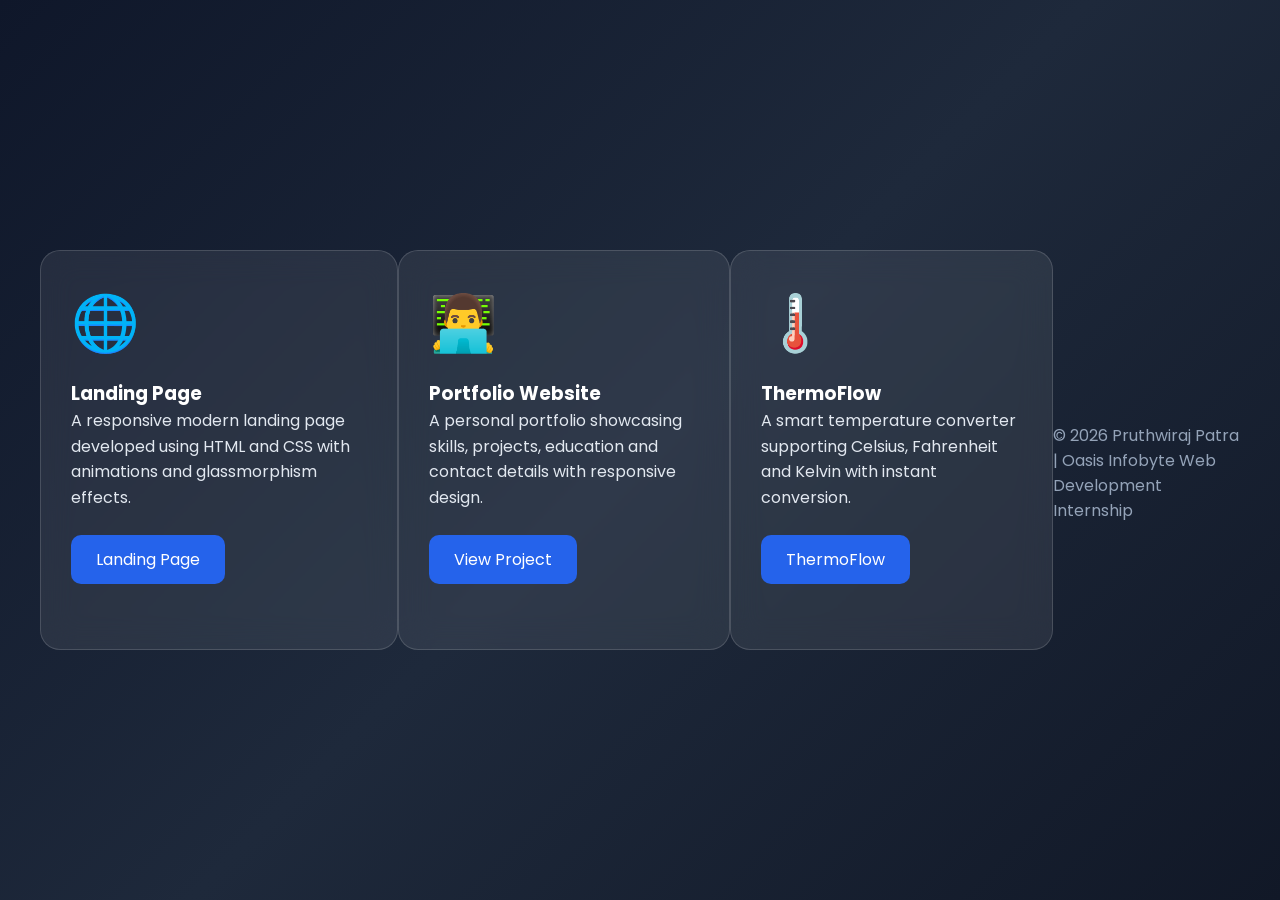
<file: index.html>
<!DOCTYPE html>
<html lang="en">
<head>
    <meta charset="UTF-8">
    <meta name="viewport" content="width=device-width, initial-scale=1.0">
    <title>OIBSIP Projects | Pruthwiraj Patra</title>

    <link href="https://fonts.googleapis.com/css2?family=Poppins:wght@300;400;600;700&display=swap" rel="stylesheet">

    <style>
        *{
            margin:0;
            padding:0;
            box-sizing:border-box;
        }

        body{
            font-family:'Poppins',sans-serif;
            background:linear-gradient(135deg,#0f172a,#1e293b,#111827);
            min-height:100vh;
            display:flex;
            justify-content:center;
            align-items:center;
            color:white;
            padding:40px;
        }

        .container{
            max-width:1100px;
            width:100%;
            text-align:center;
        }

        h1{
            font-size:3rem;
            margin-bottom:10px;
            color:#38bdf8;
        }

        .subtitle{
            font-size:1.1rem;
            color:#cbd5e1;
            margin-bottom:50px;
        }

        .cards{
            display:grid;
            grid-template-columns:repeat(auto-fit,minmax(320px,1fr));
            gap:30px;
            min-height:800px;
            allign: top;
        }

        .card{
            background:rgba(255,255,255,0.08);
            backdrop-filter:blur(16px);
            border:1px solid rgba(255,255,255,0.15);
            border-radius:20px;
            padding:30px;
            allign: top;
            min-height: 400px;
            transition:.35s ease;
        }

        .card:hover{
            transform:translateY(-10px) scale(1.03);
            box-shadow:0 15px 35px rgba(0,0,0,.4);
        }

        .icon{
            font-size:55px;
            margin-bottom:15px;
        }

        h2{
            margin-bottom:15px;
            color:#38bdf8;
        }

        p{
            color:#e2e8f0;
            line-height:1.6;
            margin-bottom:25px;
        }

        a{
            text-decoration:none;
            display:inline-block;
            background:#2563eb;
            color:white;
            padding:12px 25px;
            border-radius:10px;
            transition:.3s;
        }

        a:hover{
            background:#1d4ed8;
        }

        footer{
            margin-top:45px;
            color:#94a3b8;
        }
    </style>

</head>
<body>

        <div class="card">

            <div class="icon">🌐</div>

            <h3>Landing Page</h3>

            <p>
                A responsive modern landing page developed using HTML and CSS with animations and glassmorphism effects.
            </p>

            <a href="WebDev-L1-LandingPage/index.html">Landing Page</a>


        </div>

        <div class="card">

            <div class="icon">👨‍💻</div>

            <h3>Portfolio Website</h3>

            <p>
                A personal portfolio showcasing skills, projects, education and contact details with responsive design.
            </p>

            <a href="WebDev-L1-Portfolio/index.html">
                View Project
            </a>

        </div>

        <div class="card">

            <div class="icon">🌡️</div>

            <h3>ThermoFlow</h3>

            <p>
                A smart temperature converter supporting Celsius, Fahrenheit and Kelvin with instant conversion.
            </p>

            <a href="WebDev-L1-TemperatureConverter/index.html">ThermoFlow</a>

        </div>

    </div>

    <footer>

        © 2026 Pruthwiraj Patra | Oasis Infobyte Web Development Internship

    </footer>

</div>

</body>
</html>
</file>
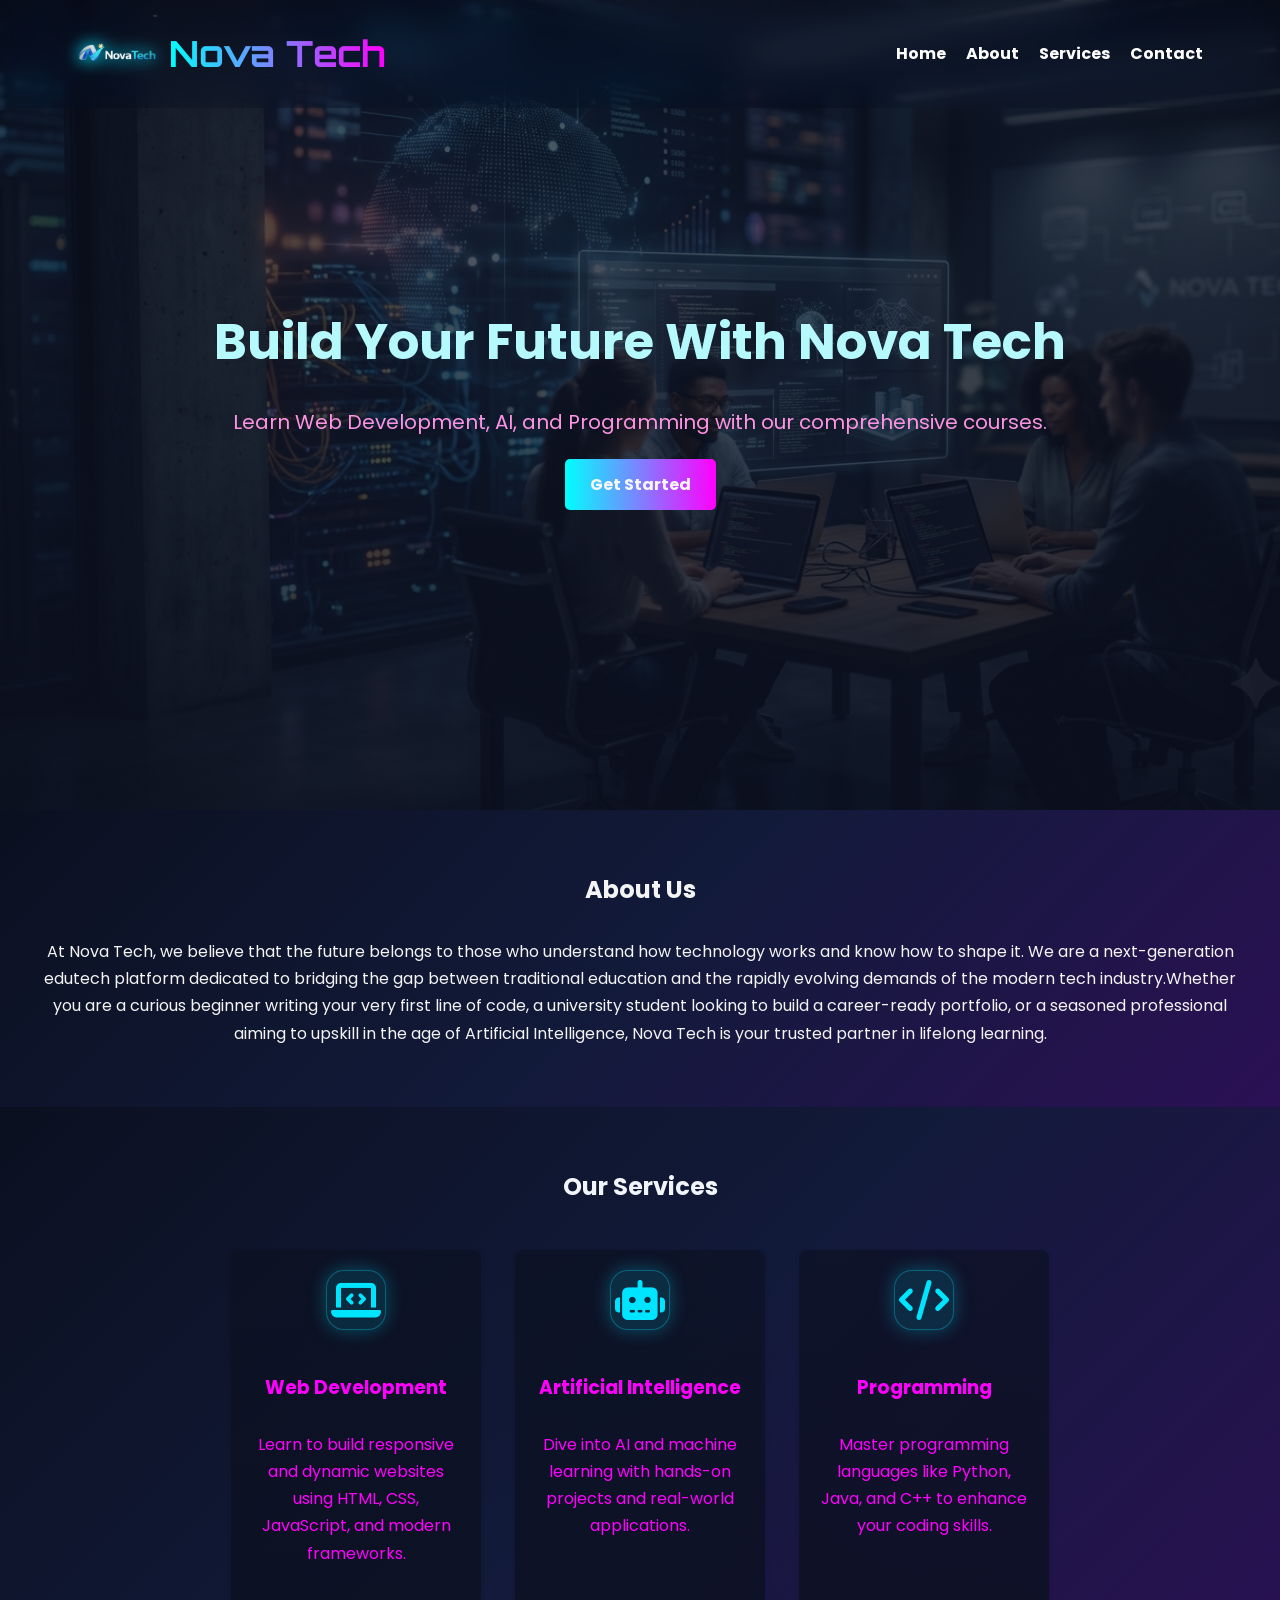
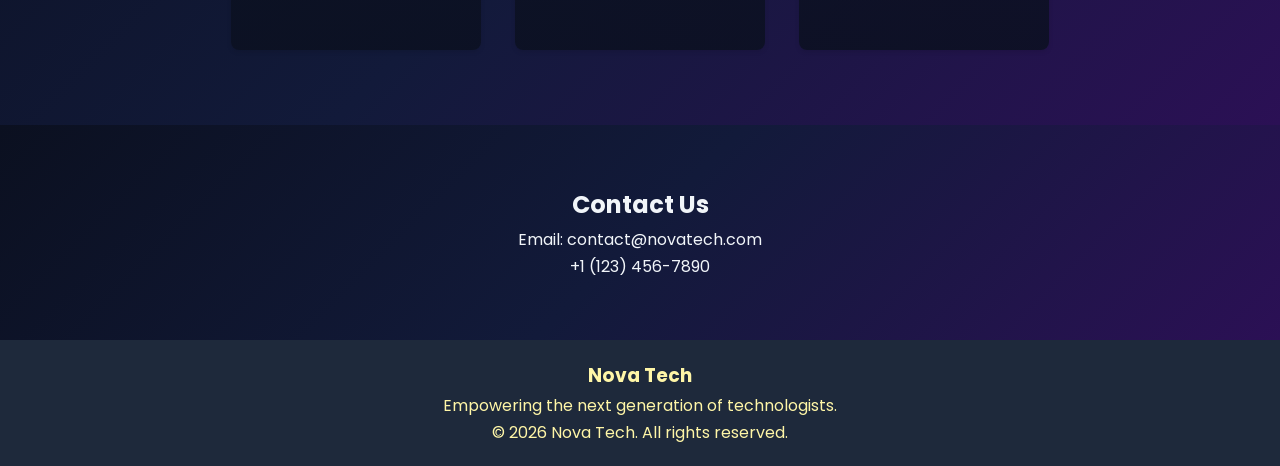
<file: WebDev-L1-LandingPage/index.html>
<!DOCTYPE html>
<html lang="en">
    <head>
        <meta charset="UTF-8">
        <meta name="viewport" content="width=device-width, initial-scale=1.0">
        <title>Nova Tech</title>
        <link href="https://fonts.googleapis.com/css2?family=Orbitron:wght@700&family=Montserrat:wght@700&family=Poppins:wght@300;400;500;600&display=swap" rel="stylesheet">
        <link href="https://cdnjs.cloudflare.com/ajax/libs/font-awesome/6.7.2/css/all.min.css" rel="stylesheet">
        <link rel="stylesheet" href="style.css">
    </head>
    <body>
        <nav>
            <div class="brand">
                <div class="logo">
                    <img src="logo.png" alt="NovaTech brand logo showing a blue stylized N swoosh and the text NovaTech in blue, adding a professional and innovative feel to the website header" class="logo">
                </div>
                <h1>Nova Tech</h1>
            </div>
            <button class="menu-toggle" id="menu-toggle"><i class="fas fa-bars"></i></button>
            <ul id="nav-menu">
                <li><a href="#home">Home</a></li>
                <li><a href="#about">About</a></li>
                <li><a href="#services">Services</a></li>
                <li><a href="#contact">Contact</a></li>
            </ul>
        </nav>
        <section class="hero" id="home">
            <h1>Build Your Future With Nova Tech</h1>
            <p>Learn Web Development, AI, and Programming with our comprehensive courses.</p>
            <a href="#" class="btn">Get Started</a>
        </section>
        <section class="about" id="about">
            <h2><b>About Us</b></h2><br/>
            <p>At Nova Tech, we believe that the future belongs to those who understand how technology works and know how to shape it. We are a next-generation edutech platform dedicated
            to bridging the gap between traditional education and the rapidly evolving demands of the modern tech industry.Whether you are a curious beginner writing your very first line of
            code, a university student looking to build a career-ready portfolio, or a seasoned professional aiming to upskill in the age of Artificial Intelligence, Nova Tech is your trusted partner 
            in lifelong learning.</p>
        </section>
        <section class="services" id="services">
            <h2>Our Services</h2><br/>
            <div class="card">
                <div class="card-icon">
                    <i class="fas fa-laptop-code"></i>
                </div>
                <div class="card-info">
                    <br/><h3>Web Development</h3><br/>
                    <p>Learn to build responsive and dynamic websites using HTML, CSS, JavaScript, and modern frameworks.</p><br/><br/>
                </div>
            </div>
            <div class="card">
                <div class="card-icon">
                    <i class="fas fa-robot"></i>
                </div>
                <div class="card-info">
                    <br/><h3>Artificial Intelligence</h3><br/>
                    <p>Dive into AI and machine learning with hands-on projects and real-world applications.</p><br/><br/>
                </div>
            </div>
            <div class="card">
                <div class="card-icon">
                    <i class="fas fa-code"></i>
                </div>
                <div class="card-info">
                    <br/><h3>Programming</h3><br/>
                    <p>Master programming languages like Python, Java, and C++ to enhance your coding skills.</p><br/><br/>
                </div>
               </div>
        </section>
        <section class="contact" id="contact">
            <h2>Contact Us</h2>
            <p>Email: contact@novatech.com</p>
            <p>+1 (123) 456-7890</p>
        </section>
        <footer>
            <h3>Nova Tech </h3>
            <p>Empowering the next generation of technologists.</p>
            <p>&copy; 2026 Nova Tech. All rights reserved.</p>
        </footer>
        <script>
            const menuToggle= document.getElementById("menu-toggle");
            const navMenu= document.getElementById("nav-menu");
            menuToggle.addEventListener("click",function(){
                navMenu.classList.toggle("active");
            });
        </script>
    </body>                                                     
</html>
</file>
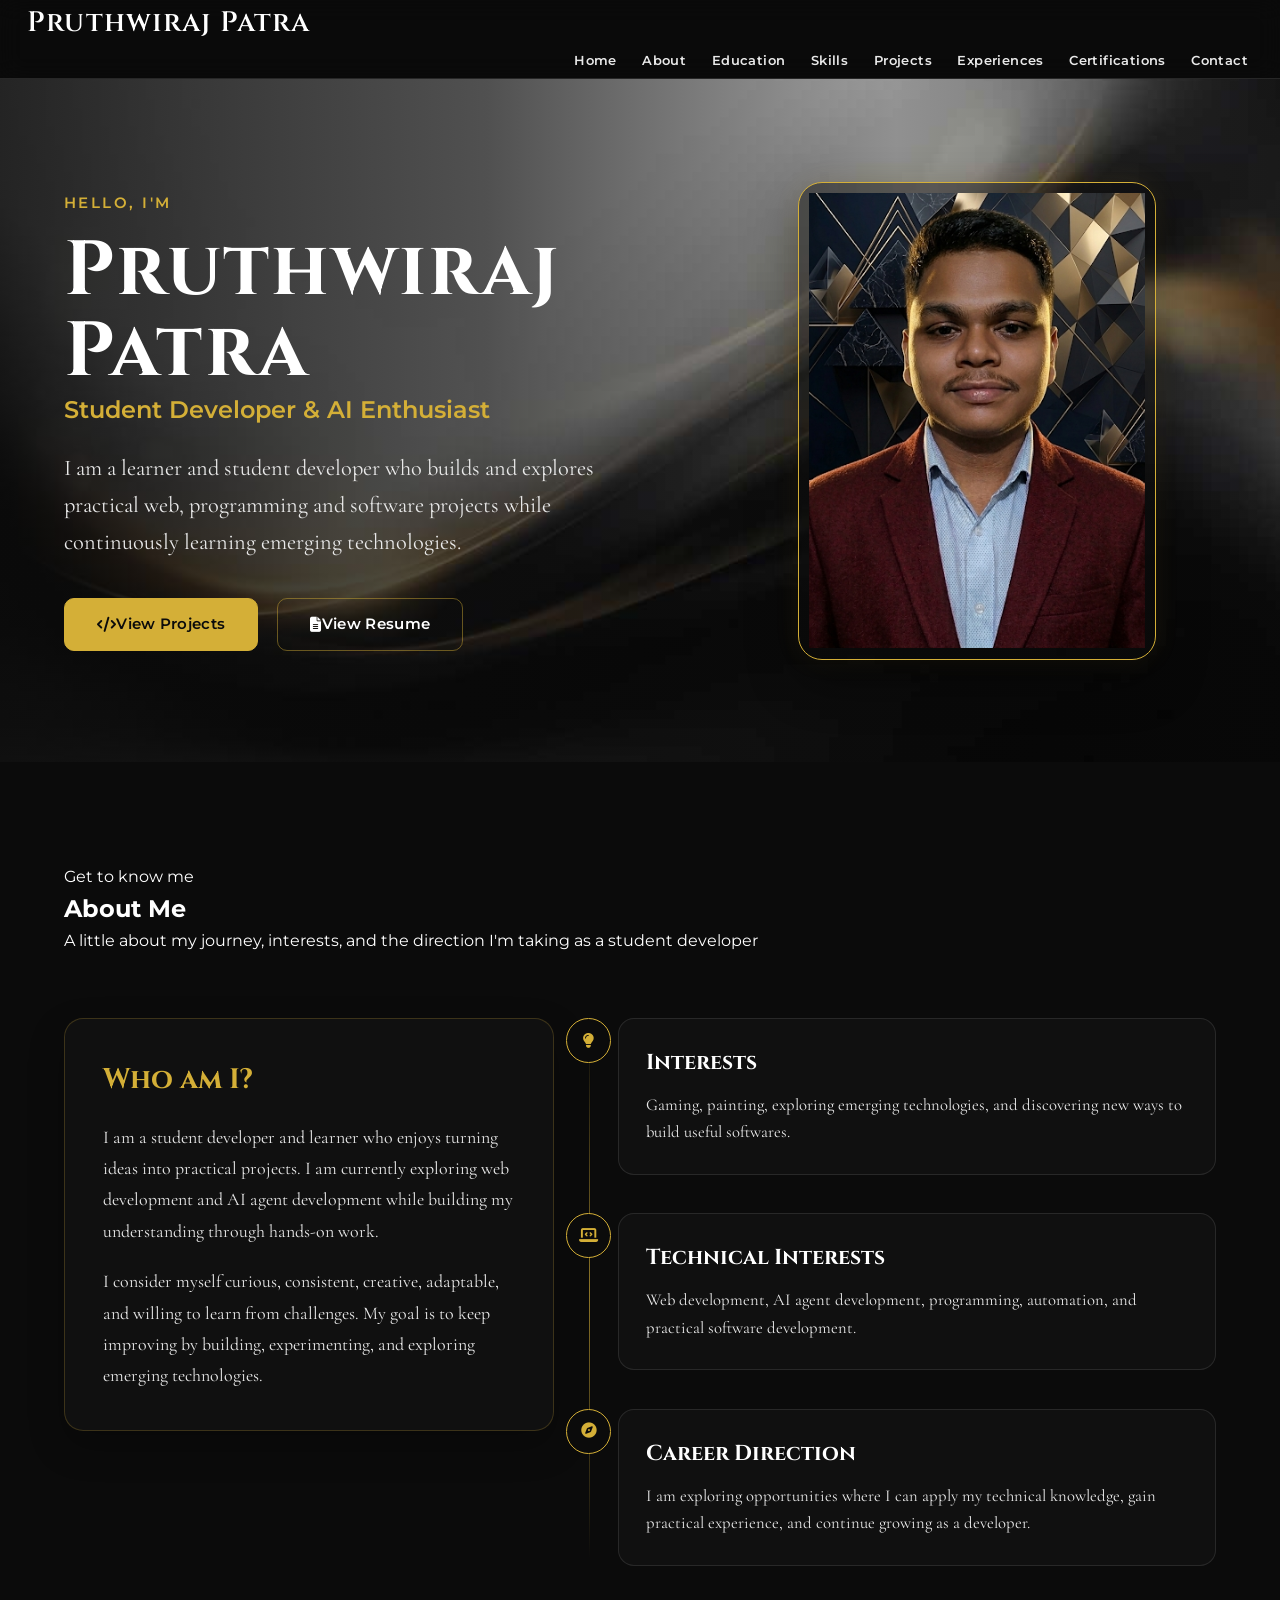
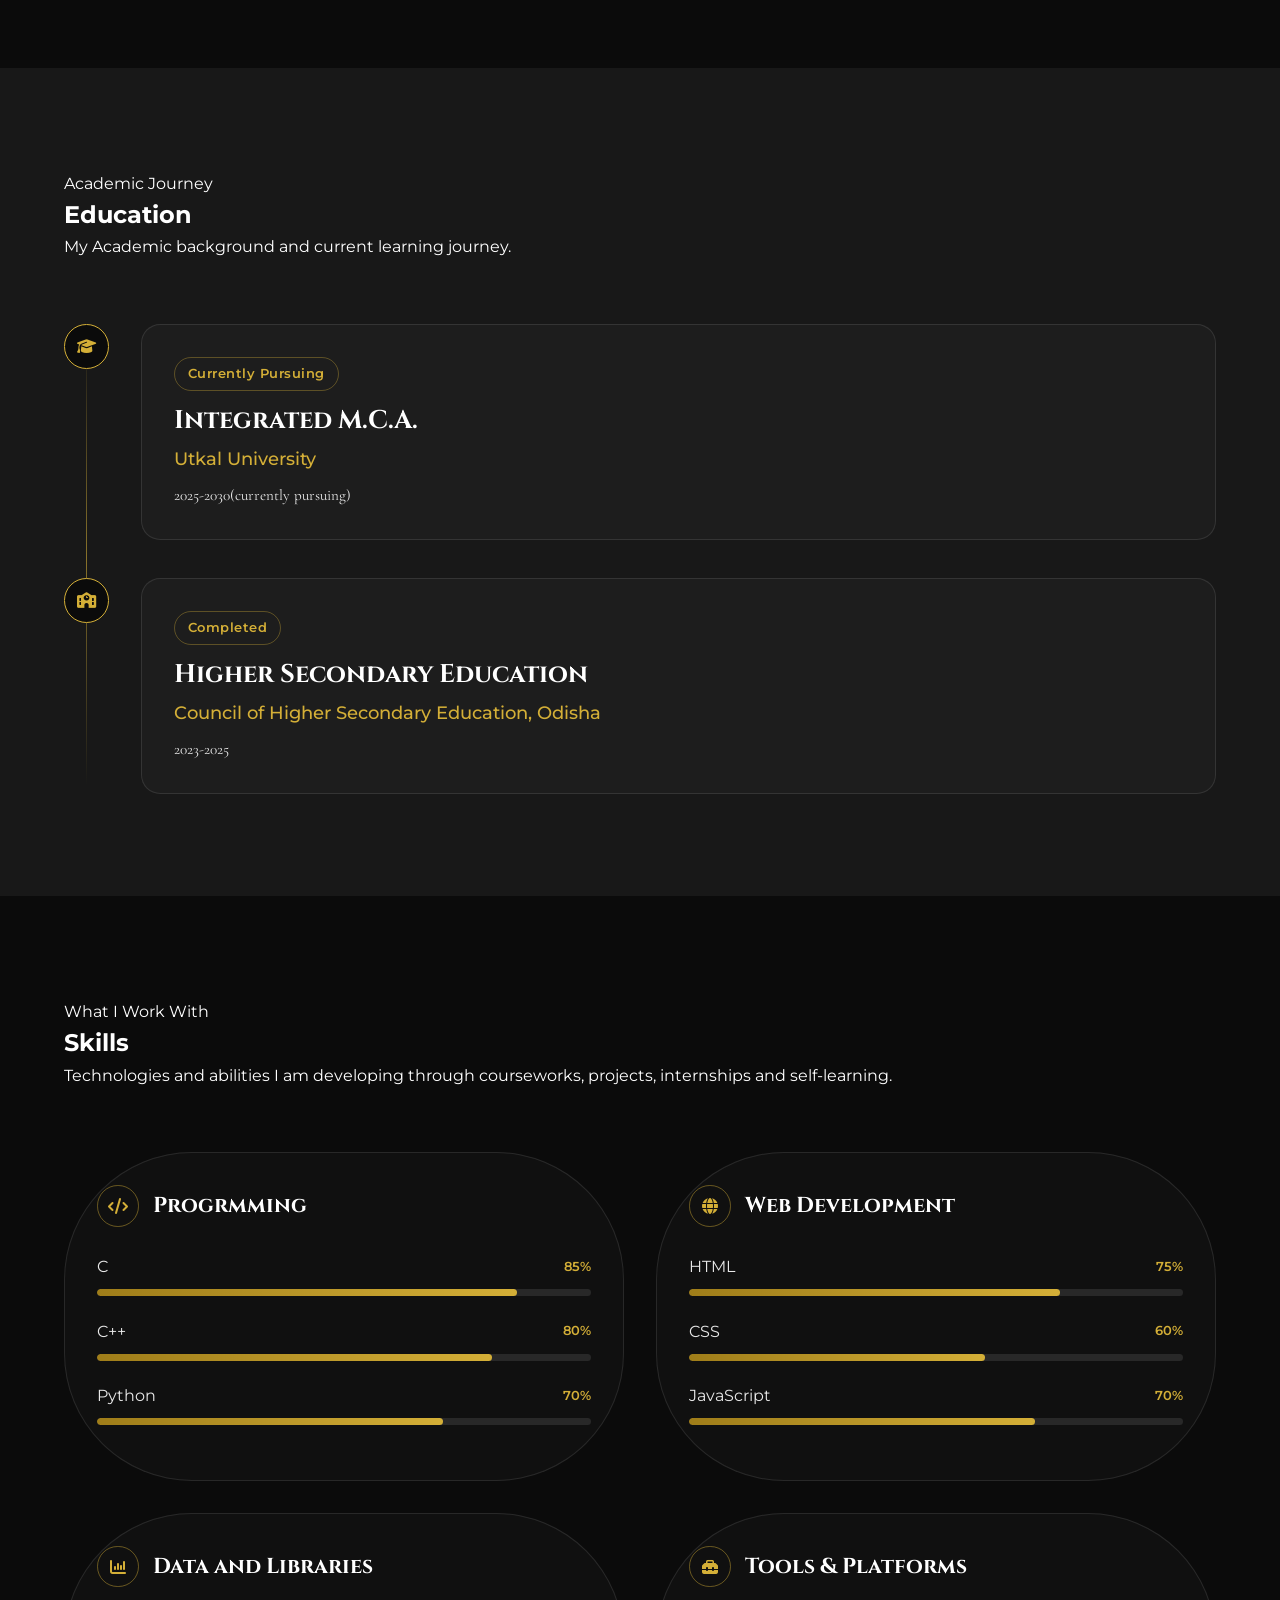
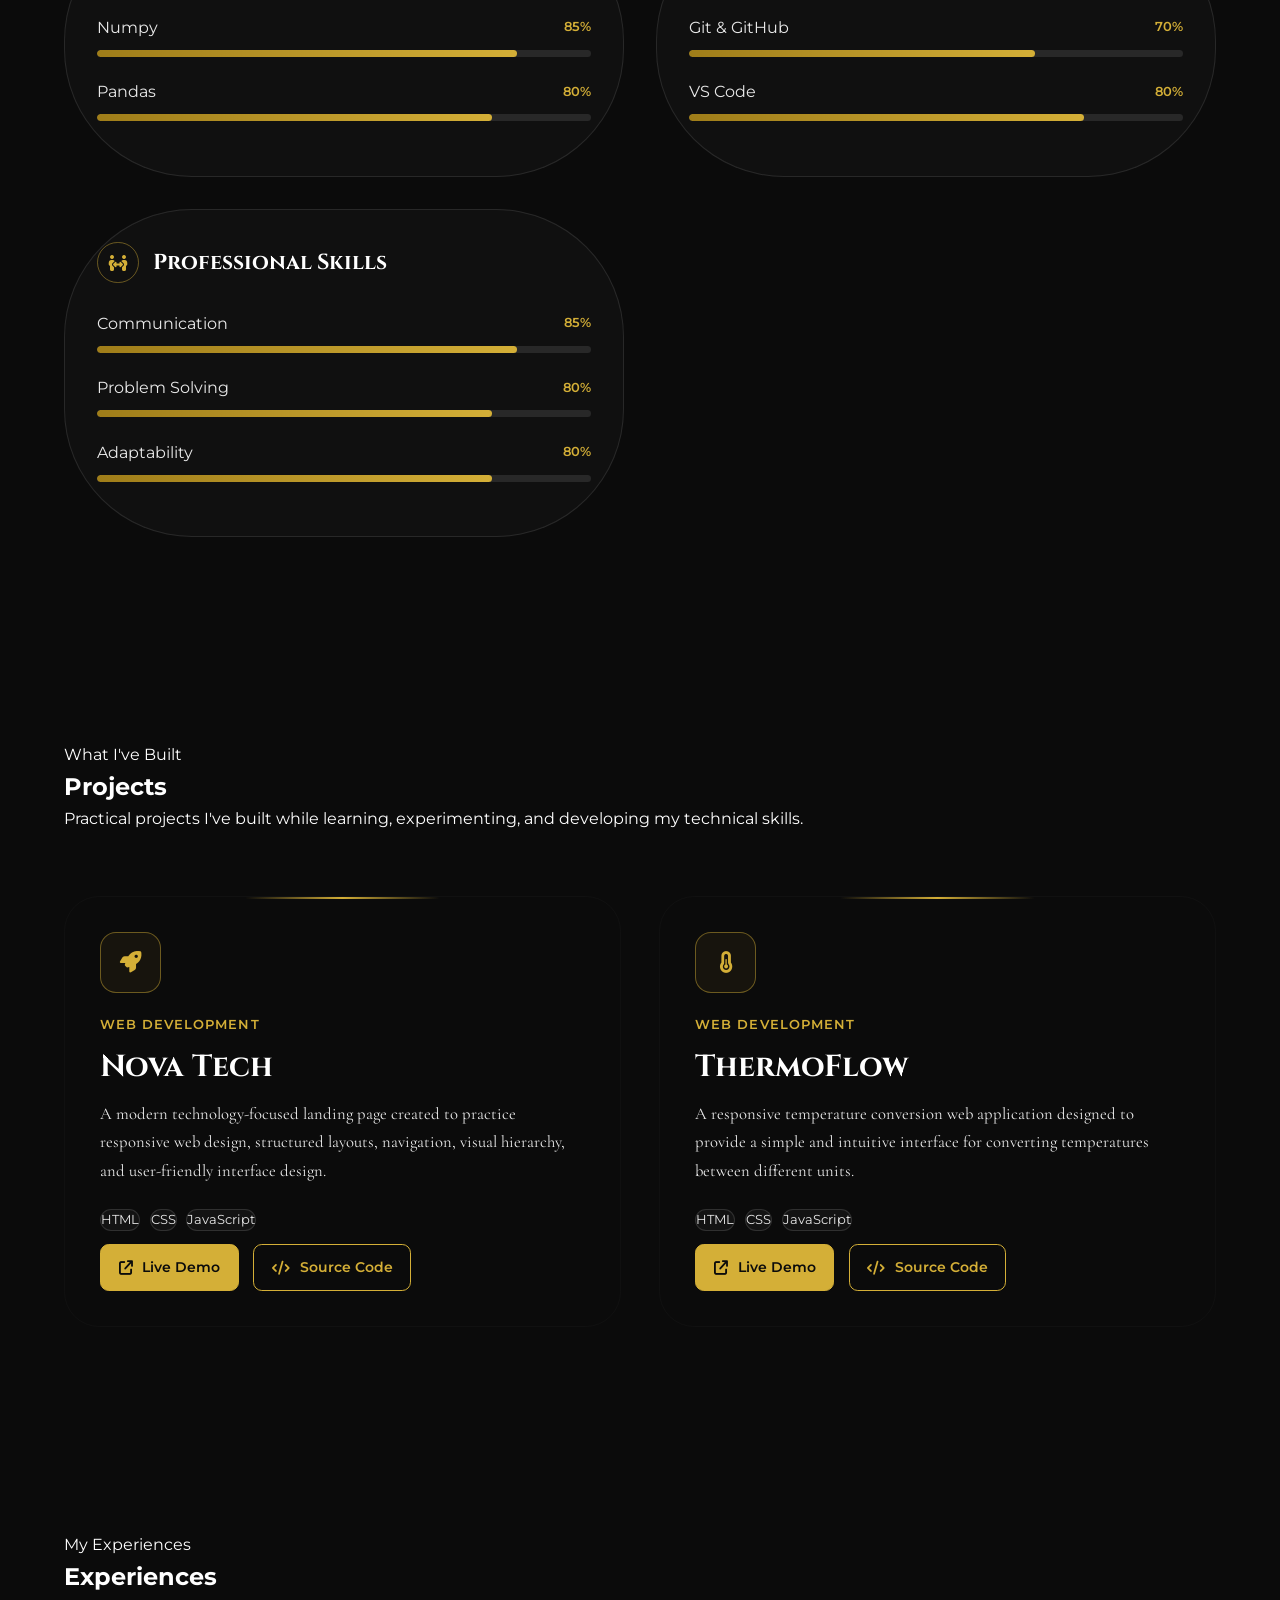
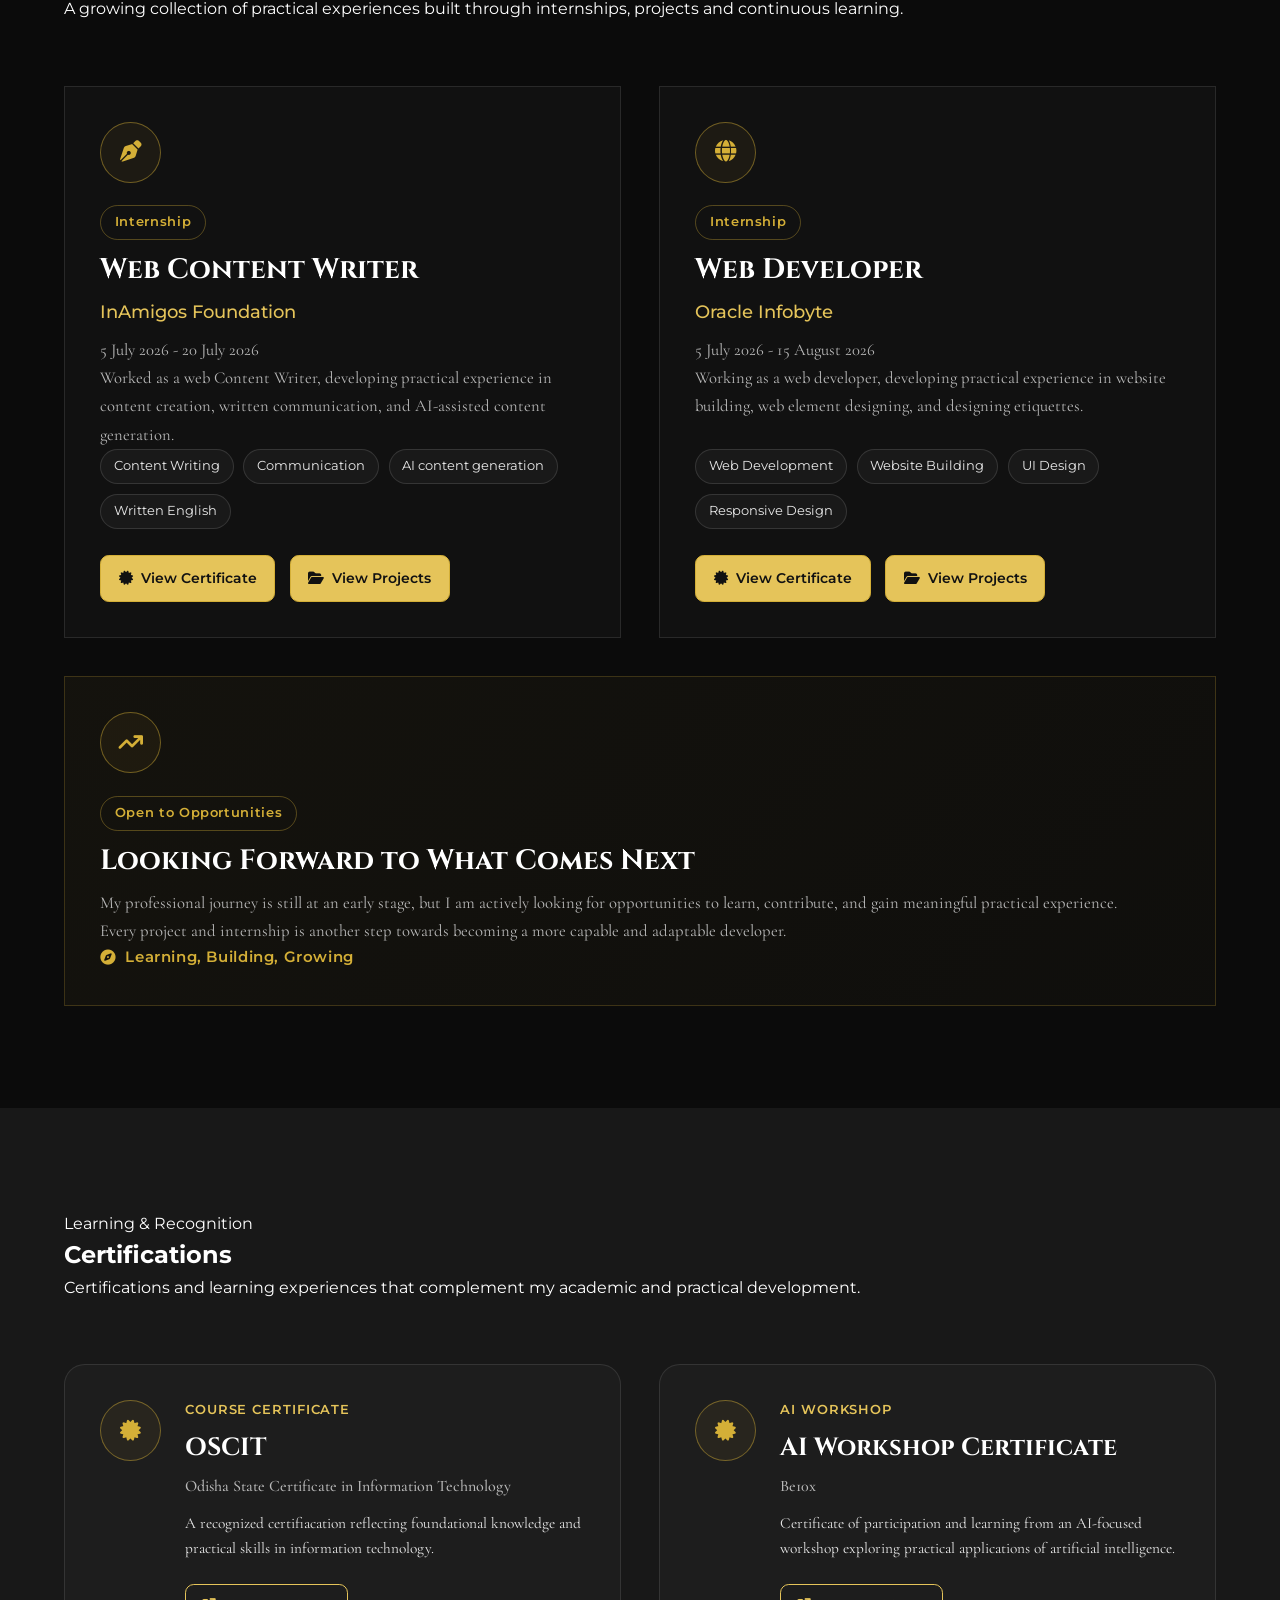
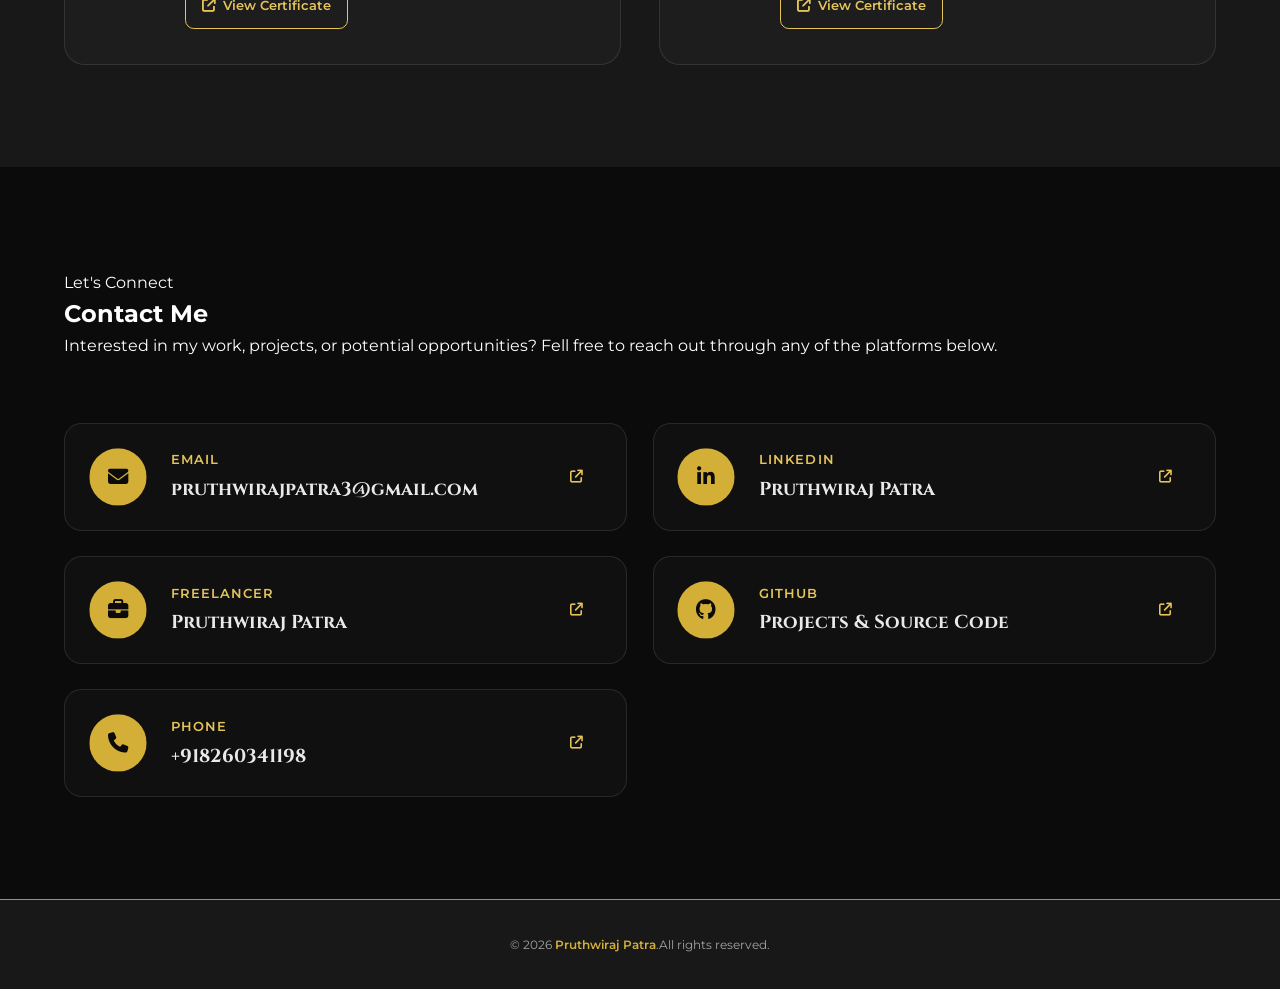
<file: WebDev-L1-Portfolio/index.html>
<!DOCTYPE html>
<html lang="en">
    <head>
        <meta charset="UTF-8">
        <meta name="viewport" content="width=device-width, initial-scale=1.0">
        <meta name="description" content="Pruthwiraj Patra - Student Developer exploring web development, AI agent development, AI agent development, and practical software projects.">
        <meta name="author" content="Pruthwiraj Patra">
        <title>Pruthwiraj Patra | Student Developer</title>
        <link href="https://cdnjs.cloudflare.com/ajax/libs/font-awesome/6.5.2/css/all.min.css" rel="stylesheet">
        <link rel="preconnect" href="https://fonts.googleapis.com">
        <link rel="preconnect" href="https://fonts.gstatic.com" crossorigin>
        <link href="https://fonts.googleapis.com/css2?family=Cinzel:wght@500;600;700&family=Montserrat:wght@500;600;700&family=Cormorant+Garamond:wght@400;500;600;700&display=swap" rel="stylesheet">
        <link rel="stylesheet" href="style.css">
    </head>
    <body>
        <header class="site-header">
            <nav class="navbar">
                <a href="#home" class="logo">
                    Pruthwiraj Patra
                </a>
                <button class="menu-toggle" type="button" aria-label="Open navigation menu" aria-expanded="false">
                    <i class="fa-solid fa-bars"></i>
                </button>
                <ul class="nav-menu">
                    <li><a href="#home">Home</a></li>
                    <li><a href="#about">About</a></li>
                    <li><a href="#education">Education</a></li>
                    <li><a href="#skills">Skills</a></li>
                    <li><a href="#projects">Projects</a></li>
                    <li><a href="#experience">Experiences</a></li>
                    <li><a href="#certifications">Certifications</a></li>
                    <li><a href="#contact">Contact</a></li>
                </ul>
            </nav>
        </header>
        <main>
            <section id="home" class="hero-section">
                <div class="hero-content">
                    <div class="hero-text">
                        <p class="hero-greetings">Hello, I'm</p>
                        <h1>Pruthwiraj Patra</h1>
                        <h2>Student Developer & AI Enthusiast</h2>
                        <p class="hero-description">I am a learner and student developer who builds and explores practical web, programming and software projects while continuously learning emerging technologies.</p>
                        <div class="hero-actions">
                            <a href="#projects" class="btn btn-primary"><i class="fa-solid fa-code"></i>View Projects</a>
                            <a href="resume.pdf" class="btn btn-secondary" target="_blank" rel="noopener noreferrer"><i class="fa-solid fa-file-lines"></i>View Resume</a>
                        </div>
                    </div>
                    <div class="hero-image">
                        <div class="profile-frame">
                            <img src="profile.jpg" alt="Pruthwiraj Patra">
                        </div>
                    </div>
                </div>
            </section>
            <section id="about" class="about-section">
                <div class="section-heading">
                    <p class="section-label">Get to know me</p>
                    <h2>About Me</h2>
                    <p class="section-intro">
                        A little about my journey, interests, and the direction I'm taking as a student developer
                    </p>
                </div>
                <div class="about-content">
                    <div class="about-bio">
                        <h3>Who am I?</h3>
                        <p>
                            I am a student developer and learner who enjoys turning ideas into practical projects. 
                            I am currently exploring web development and AI agent development while building my understanding through hands-on work.
                        </p>
                        <p>
                            I consider myself curious, consistent, creative, adaptable, and willing to learn from challenges.
                            My goal is to keep improving by building, experimenting, and exploring emerging technologies.
                        </p>
                    </div>
                    <div class="about-timeline">
                        <div class="timeline-item">
                            <div class="timeline-icon">
                                <i class="fa-solid fa-lightbulb"></i>
                            </div>
                            <div class="timeline-content">
                                <h3>Interests</h3>
                                <p>Gaming, painting, exploring emerging technologies, and discovering new ways to build useful softwares.</p>
                            </div>
                        </div>
                        <div class="timeline-item">
                            <div class="timeline-icon">
                                <i class="fa-solid fa-laptop-code"></i>
                            </div>
                            <div class="timeline-content">
                                <h3>Technical Interests</h3>
                                <p>Web development, AI agent development, programming, automation, and practical software development.</p>
                            </div>
                        </div>
                        <div class="timeline-item">
                            <div class="timeline-icon">
                                <i class="fa-solid fa-compass"></i>
                            </div>
                            <div class="timeline-content">
                                <h3>Career Direction</h3>
                                <p>I am exploring opportunities where I can apply my technical knowledge, gain practical experience, and continue growing as a developer.</p>
                            </div>
                        </div>
                    </div>
                </div>
            </section>
            <section id="education" class="education-section">
                <div class="section-heading">
                    <p class="section-label">
                        Academic Journey
                    </p>
                    <h2>Education</h2>
                    <p class="section-intro">
                        My Academic background and current learning journey.
                    </p>
                </div>
                <div class="education-timeline">
                    <div class="education-item">
                        <div class="education-marker">
                            <i class="fa-solid fa-graduation-cap"></i>
                        </div>
                        <div class="education-card">
                            <span class="education-status">
                                Currently Pursuing
                            </span>
                            <h3>Integrated M.C.A.</h3>
                            <h4>Utkal University</h4>
                            <p class="education-duration">2025-2030(currently pursuing)</p>
                        </div>
                    </div>
                    <div class="education-item">
                        <div class="education-marker">
                            <i class="fa-solid fa-school"></i>
                        </div>
                        <div class="education-card">
                            <span class="education-status">
                                Completed
                            </span>
                            <h3>Higher Secondary Education</h3>
                            <h4>Council of Higher Secondary Education, Odisha</h4>
                            <p class="education-duration">2023-2025</p>
                        </div>
                    </div>
                </div>
            </section>
            <section id="skills" class="skills-section">
                <div class="section-heading">
                    <p class="section-label">What I Work With</p>
                    <h2>Skills</h2>
                    <p class="section-intro">
                        Technologies and abilities I am developing through courseworks, projects, internships and self-learning.
                    </p>
                </div>
                <div class="skills-container">
                    <div class="skill-group">
                        <div class="skill-group-heading">
                            <i class="fa-solid fa-code"></i>
                            <h3>Progrmming</h3>
                        </div>
                        <div class="skill-item">
                            <div class="skill-info">
                                <span>C</span>
                                <span>85%</span>
                            </div>
                            <div class="skill-bar">
                                <span class="skill-progress" style="--skill-level: 85%"></span>
                            </div>
                        </div>
                        <div class="skill-item">
                            <div class="skill-info">
                                <span>C++</span>
                                <span>80%</span>
                            </div>
                            <div class="skill-bar">
                                <span class="skill-progress" style="--skill-level: 80%"></span>
                            </div>
                        </div>
                        <div class="skill-item">
                            <div class="skill-info">
                                <span>Python</span>
                                <span>70%</span>
                            </div>
                            <div class="skill-bar">
                                <span class="skill-progress" style="--skill-level: 70%"></span>
                            </div>
                        </div>
                    </div>
                    <div class="skill-group">
                        <div class="skill-group-heading">
                            <i class="fa-solid fa-globe"></i>
                            <h3>Web Development</h3>
                        </div>
                        <div class="skill-item">
                            <div class="skill-info">
                                <span>HTML</span>
                                <span>75%</span>
                            </div>
                            <div class="skill-bar">
                                <span class="skill-progress" style="--skill-level: 75%"></span>
                            </div>
                        </div>
                        <div class="skill-item">
                            <div class="skill-info">
                                <span>CSS</span>
                                <span>60%</span>
                            </div>
                            <div class="skill-bar">
                                <span class="skill-progress" style="--skill-level: 60%"></span>
                            </div>
                        </div>
                        <div class="skill-item">
                            <div class="skill-info">
                                <span>JavaScript</span>
                                <span>70%</span>
                            </div>
                            <div class="skill-bar">
                                <span class="skill-progress" style="--skill-level: 70%"></span>
                            </div>
                        </div>
                    </div>
                    <div class="skill-group">
                        <div class="skill-group-heading">
                            <i class="fa-solid fa-chart-column"></i>
                            <h3>Data and Libraries</h3>
                        </div>
                        <div class="skill-item">
                            <div class="skill-info">
                                <span>Numpy</span>
                                <span>85%</span>
                            </div>
                            <div class="skill-bar">
                                <span class="skill-progress" style="--skill-level: 85%"></span>
                            </div>
                        </div>
                        <div class="skill-item">
                            <div class="skill-info">
                                <span>Pandas</span>
                                <span>80%</span>
                            </div>
                            <div class="skill-bar">
                                <span class="skill-progress" style="--skill-level: 80%"></span>
                            </div>
                        </div>
                    </div>
                    <div class="skill-group">
                        <div class="skill-group-heading">
                            <i class="fa-solid fa-toolbox"></i>
                            <h3>Tools & Platforms</h3>
                        </div>
                        <div class="skill-item">
                            <div class="skill-info">
                                <span>Git & GitHub</span>
                                <span>70%</span>
                            </div>
                            <div class="skill-bar">
                                <span class="skill-progress" style="--skill-level: 70%"></span>
                            </div>
                        </div>
                        <div class="skill-item">
                            <div class="skill-info">
                                <span>VS Code</span>
                                <span>80%</span>
                            </div>
                            <div class="skill-bar">
                                <span class="skill-progress" style="--skill-level: 80%"></span>
                            </div>
                        </div>
                    </div>
                    <div class="skill-group">
                        <div class="skill-group-heading">
                            <i class="fa-solid fa-people-arrows"></i>
                            <h3>Professional Skills</h3>
                        </div>
                        <div class="skill-item">
                            <div class="skill-info">
                                <span>Communication</span>
                                <span>85%</span>
                            </div>
                            <div class="skill-bar">
                                <span class="skill-progress" style="--skill-level: 85%"></span>
                            </div>
                        </div>
                        <div class="skill-item">
                            <div class="skill-info">
                                <span>Problem Solving</span>
                                <span>80%</span>
                            </div>
                            <div class="skill-bar">
                                <span class="skill-progress" style="--skill-level: 80%"></span>
                            </div>
                        </div>
                        <div class="skill-item">
                            <div class="skill-info">
                                <span>Adaptability</span>
                                <span>80%</span>
                            </div>
                            <div class="skill-bar">
                                <span class="skill-progress" style="--skill-level: 80%"></span>
                            </div>
                        </div>
                    </div>
                </div>
            </section>
            <section id="projects" class="projects-section">
                <div class="section-heading">
                    <p class="section-label">What I've Built</p>
                    <h2>Projects</h2>
                    <p class="section-intro">Practical projects I've built while learning, experimenting, and developing my technical skills.</p>
                </div>
                <div class="projects-container">
                    <article class="project-card">
                        <div class="project-icon">
                            <i class="fa-solid fa-rocket"></i>
                        </div>
                        <div class="project-content">
                            <span class="project-type">Web Development</span>
                            <h3>Nova Tech</h3>
                            <p>A modern technology-focused landing page created to practice responsive web design, structured layouts, navigation, visual hierarchy, and user-friendly interface design.</p>
                            <div class="project-technologies">
                                <span>HTML</span>
                                <span>CSS</span>
                                <span>JavaScript</span>
                            </div>
                            <div class="project-actions">
                                <a href="https://pruthwiraj-lts135.github.io/OIBSIP/WebDev-L1-LandingPage/index.html" class="project-btn" target="_blank" rel="noopener noreferrer">
                                    <i class="fa-solid fa-arrow-up-right-from-square"></i>Live Demo
                                </a>
                                <a href="https://github.com/pruthwiraj-lts135/OIBSIP/tree/3982bfd78bd3becbe9dcdd958f3bb427b5070028/WebDev-L1-LandingPage" class="project-btn project-btn-outline" target="_blank" rel="noopener noreferrer">
                                    <i class="fa-solid fa-code"></i>Source Code
                                </a>
                            </div>
                        </div>
                    </article>
                    <article class="project-card">
                        <div class="project-icon">
                            <i class="fa-solid fa-temperature-half"></i>
                        </div>
                        <div class="project-content">
                            <span class="project-type">Web Development</span>
                            <h3>ThermoFlow</h3>
                            <p>A responsive temperature conversion web application designed to provide a simple and intuitive interface for converting temperatures between different units.</p>
                            <div class="project-technologies">
                                <span>HTML</span>
                                <span>CSS</span>
                                <span>JavaScript</span>
                            </div>
                            <div class="project-actions">
                                <a href="https://pruthwiraj-lts135.github.io/OIBSIP/WebDev-L1-TemperatureConverter/index.html" class="project-btn" target="_blank" rel="noopener noreferrer">
                                    <i class="fa-solid fa-arrow-up-right-from-square"></i>Live Demo
                                </a>
                                <a href="https://github.com/pruthwiraj-lts135/OIBSIP/tree/3982bfd78bd3becbe9dcdd958f3bb427b5070028/WebDev-L1-TemperatureConverter" class="project-btn project-btn-outline" target="_blank" rel="noopener noreferrer">
                                    <i class="fa-solid fa-code"></i>Source Code
                                </a>
                            </div>
                        </div>
                    </article>
                </div>
            </section>
            <section id="experience" class="experience-section">
                 <div class="section-heading">
                    <p class="section-label">My Experiences</p>
                    <h2>Experiences</h2>
                    <p class="section-intro">A growing collection of practical experiences built through internships, projects and continuous learning.</p>
                </div>
                <div class="experience-container">
                    <article class="experience-card">
                        <div class="experience-icon"><i class="fa-solid fa-pen-nib"></i></div>
                        <div class="experience-content">
                            <span class="experience-status">Internship</span>
                            <h3>Web Content Writer</h3>
                            <h4>InAmigos Foundation</h4>
                            <p class="experience-duration">5 July 2026 - 20 July 2026</p>
                            <p>Worked as a web Content Writer, developing practical experience in content creation, written communication, and AI-assisted content generation.</p>
                            <div class="experience-skills">
                                <span>Content Writing</span>
                                <span>Communication</span>
                                <span>AI content generation</span>
                                <span>Written English</span>
                            </div>
                            <div class="experience-actions">
                                <a href="https://drive.google.com/file/d/1cQg-F1rpLrYJJvMGTstHYzKrHd_C3PZv/view?usp=sharing" class="experience-btn" target="_blank" rel="noopener noreferrer">
                                    <i class="fa-solid fa-certificate"></i>View Certificate
                                </a>
                                <a href="https://drive.google.com/drive/folders/1igY166qizx4zG8nHN7CFktHxc3ht6fPm?usp=sharing" class="experience-btn experience-btn-outline" target="_blank" rel="noopener noreferrer">
                                    <i class="fa-solid fa-folder-open"></i>View Projects
                                </a>
                            </div>
                        </div>
                    </article>
                    <article class="experience-card">
                        <div class="experience-icon"><i class="fa-solid fa-globe"></i></div>
                        <div class="experience-content">
                            <span class="experience-status">Internship</span>
                            <h3>Web Developer</h3>
                            <h4>Oracle Infobyte</h4>
                            <p class="experience-duration">5 July 2026 - 15 August 2026</p>
                            <p>Working as a web developer, developing practical experience in website building, web element designing, and designing etiquettes.</p>
                            <div class="experience-skills">
                                <span>Web Development</span>
                                <span>Website Building</span>
                                <span>UI Design</span>
                                <span>Responsive Design</span>
                            </div>
                            <div class="experience-actions">
                                <a href="https://drive.google.com/file/d/1x7h-kZdy5sm1spYLGcjCNkxQIDveG_-x/view?usp=drivesdk" class="experience-btn" target="_blank" rel="noopener noreferrer">
                                    <i class="fa-solid fa-certificate"></i>View Certificate
                                </a>
                                <a href="https://github.com/pruthwiraj-lts135/OIBSIP" class="experience-btn experience-btn-outline" target="_blank" rel="noopener noreferrer">
                                    <i class="fa-solid fa-folder-open"></i>View Projects
                                </a>
                            </div>
                        </div>
                    </article>
                    <article class="experience-card opportunity-card">
                        <div class="experience-icon">
                            <i class="fa-solid fa-arrow-trend-up"></i>
                        </div>
                        <div class="experience-content">
                            <span class="experience-status">
                                Open to Opportunities
                            </span>
                            <h3>Looking Forward to What Comes Next</h3>
                            <p>My professional journey is still at an early stage, but I am actively looking for opportunities to learn, contribute, and gain meaningful practical experience.</p>
                            <p>Every project and internship is another step towards becoming a more capable and adaptable developer.</p>
                            <div class="opportunity-message">
                                <i class="fa-solid fa-compass"></i>
                                <span>Learning, Building, Growing</span>
                            </div>
                        </div>
                    </article>
                </div>
            </section>
            <section id="certifications" class="certifications-section">
                <div class="section-heading">
                    <p class="section-label">
                        Learning & Recognition
                    </p>
                    <h2>Certifications</h2>
                    <p class="section-intro">
                        Certifications and learning experiences that complement my academic and practical development.
                    </p>
                </div>
                <div class="certifications-container">
                    <article class="certifications-card">
                        <div class="certifications-icon">
                            <i class="fa-solid fa-certificate"></i>
                        </div>
                        <div class="certifications-content">
                            <span class="certifications-type">
                                Course Certificate
                            </span>
                            <h3>OSCIT</h3>
                            <h4>Odisha State Certificate in Information Technology</h4>
                            <p>A recognized certifiacation reflecting  foundational knowledge and practical skills in information technology.</p>
                            <a href="https://drive.google.com/file/d/18lf_OnGdaFvdbQNoGVI8vDkv7UGeCjB7/view?usp=drive_link" class="certifications-btn" target="_blank" rel="noopener noreferrer">
                                <i class="fa-solid fa-arrow-up-right-from-square"></i>View Certificate
                            </a>
                        </div>
                    </article>
                    <article class="certifications-card">
                        <div class="certifications-icon">
                            <i class="fa-solid fa-certificate"></i>
                        </div>
                        <div class="certifications-content">
                            <span class="certifications-type">
                                AI Workshop
                            </span>
                            <h3>AI Workshop Certificate</h3>
                            <h4>Be10x</h4>
                            <p>Certificate of participation and learning from an AI-focused workshop exploring practical applications of artificial intelligence.</p>
                            <a href="https://drive.google.com/file/d/1F5g2NiXDa_mEmoJdSBIzR2W_NrxiPbji/view?usp=drive_link" class="certifications-btn" target="_blank" rel="noopener noreferrer">
                                <i class="fa-solid fa-arrow-up-right-from-square"></i>View Certificate
                            </a>
                        </div>
                    </article>
                </div>
            </section>
            <section id="contact" class="contact-section">
                <div class="section-heading">
                    <p class="section-label">
                        Let's Connect
                    </p>
                    <h2>
                        Contact Me
                    </h2>
                    <p class="section-intro">
                        Interested in my work, projects, or potential opportunities? Fell free to reach out through any of the platforms below.
                    </p>
                </div>
                <div class="contact-container">
                    <a href="mailto:pruthwirajpatra3@gmail.com" class="contact-card">
                        <div class="contact-icon">
                            <i class="fa-solid fa-envelope"></i>
                        </div>
                        <div class="contact-content">
                            <span>Email</span>
                            <h3>pruthwirajpatra3@gmail.com</h3>
                            <i class="fa-solid fa-arrow-up-right-from-square contact-arrow"></i>
                        </div>
                    </a>
                    <a href="https://www.linkedin.com/in/pruthwiraj-patra-32933b306" class="contact-card" target="_blank" rel="noopener noreferrer">
                        <div class="contact-icon">
                            <i class="fa-brands fa-linkedin-in"></i>
                        </div>
                        <div class="contact-content">
                            <span>LinkedIn</span>
                            <h3>Pruthwiraj Patra</h3>
                            <i class="fa-solid fa-arrow-up-right-from-square contact-arrow"></i>
                        </div>
                    </a>
                    <a href="https://www.freelancer.in/u/Pruthwiraj8?sb=t" class="contact-card" target="_blank" rel="noopener noreferrer">
                        <div class="contact-icon">
                            <i class="fa-solid fa-briefcase"></i>
                        </div>
                        <div class="contact-content">
                            <span>Freelancer</span>
                            <h3>Pruthwiraj Patra</h3>
                            <i class="fa-solid fa-arrow-up-right-from-square contact-arrow"></i>
                        </div>
                    </a>
                    <a href="https://github.com/pruthwiraj-lts135" class="contact-card" target="_blank" rel="noopener noreferrer">
                        <div class="contact-icon">
                            <i class="fa-brands fa-github"></i>
                        </div>
                        <div class="contact-content">
                            <span>GitHub</span>
                            <h3>Projects & Source Code</h3>
                            <i class="fa-solid fa-arrow-up-right-from-square contact-arrow"></i>
                        </div>
                    </a>
                    <a href="tel:+918260341198" class="contact-card">
                        <div class="contact-icon">
                            <i class="fa-solid fa-phone"></i>
                        </div>
                        <div class="contact-content">
                            <span>Phone</span>
                            <h3>+918260341198</h3>
                            <i class="fa-solid fa-arrow-up-right-from-square contact-arrow"></i>
                        </div>
                    </a>
                </div>
            </section>
        </main>
        <footer class="site-footer">
           <p> &copy; 2026 <span>Pruthwiraj Patra</span>.All rights reserved.</p> 
        </footer>
        <script>
                        // ========================================
            // MOBILE NAVIGATION MENU
            // ========================================

            const menuToggle = document.querySelector(".menu-toggle");
            const navMenu = document.querySelector(".nav-menu");
            const navLinks = document.querySelectorAll(".nav-menu a");


            // Open / close menu
            menuToggle.addEventListener("click", () => {

                navMenu.classList.toggle("active");

                const isOpen = navMenu.classList.contains("active");

                menuToggle.setAttribute("aria-expanded", isOpen);

                menuToggle.innerHTML = isOpen
                    ? '<i class="fa-solid fa-xmark"></i>'
                    : '<i class="fa-solid fa-bars"></i>';

            });


            // Close menu after selecting a section
            navLinks.forEach((link) => {

                link.addEventListener("click", () => {

                    navMenu.classList.remove("active");

                    menuToggle.setAttribute("aria-expanded", "false");

                    menuToggle.innerHTML =
                        '<i class="fa-solid fa-bars"></i>';

                });

            });
        </script>
    </body>
</html>
</file>
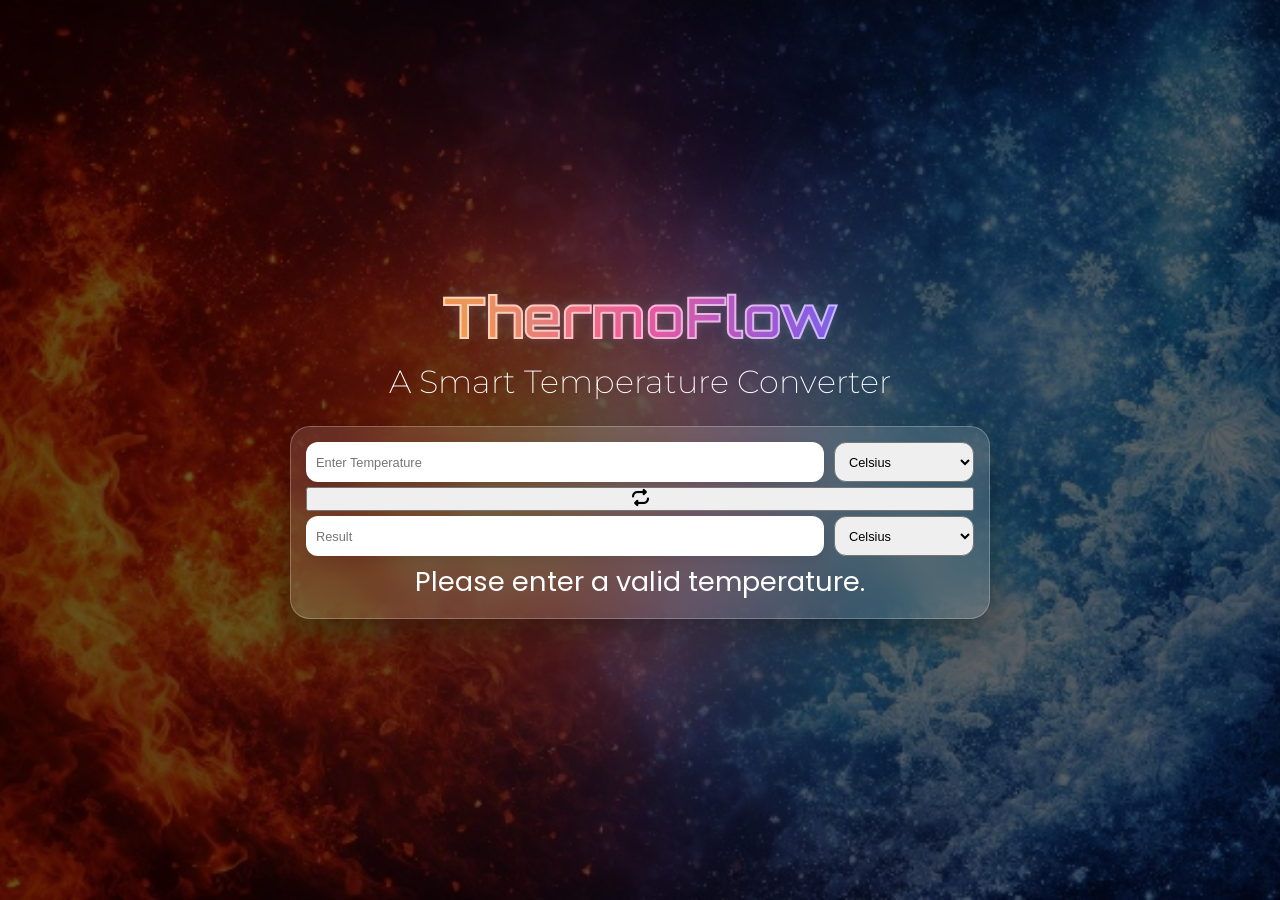
<file: WebDev-L1-TemperatureConverter/INDEX.html>
<!DOCTYPE html>
<html>
    <head>
        <meta charset="UTF-8">
        <meta name="viewport" content="width=device-width, initial-scale=1.0">
        <title>ThermoFlow</title>
        <link href="https://cdnjs.cloudflare.com/ajax/libs/font-awesome/6.7.2/css/all.min.css" rel="stylesheet">
        <link href="https://fonts.googleapis.com/css2?family=Orbitron:wght@700&family=Montserrat:wght@700&family=Poppins:wght@300;400;500;600&display=swap" rel="stylesheet">
        <link rel="stylesheet" href="style.css">
    </head>
    <body>
        <div class="overlay">
            <div class="container">
                <h1 class="logo">ThermoFlow</h1>
                <h2 class="tagline">A Smart Temperature Converter</h2><br/>
                <div class="converter-card">
                    <div class="input-group">
                        <input
                            type="number"
                            id="fromTemp"
                            placeholder="Enter Temperature">
                        <select id="fromUnit">
                            <option value="celsius">Celsius</option>
                            <option value="fahrenheit">Fahrenheit</option>
                            <option value="kelvin">Kelvin</option>
                        </select>
                    </div>
                    <button id="swapBtn">
                        <i class="fas fa-repeat"></i>
                    </button>
                    <div class="input-group">
                        <input
                            type="text"
                            id="toTemp"
                            placeholder="Result"
                            readonly>
                        <select id="toUnit">
                            <option value="celsius">Celsius</option>
                            <option value="fahrenheit">Fahrenheit</option>
                            <option value="kelvin">Kelvin</option>
                        </select>
                    </div>
                    <p id="message"></p>
                </div>
            </div>
        </div>
        <script src="script.js"></script>
    </body>
</html>
</file>
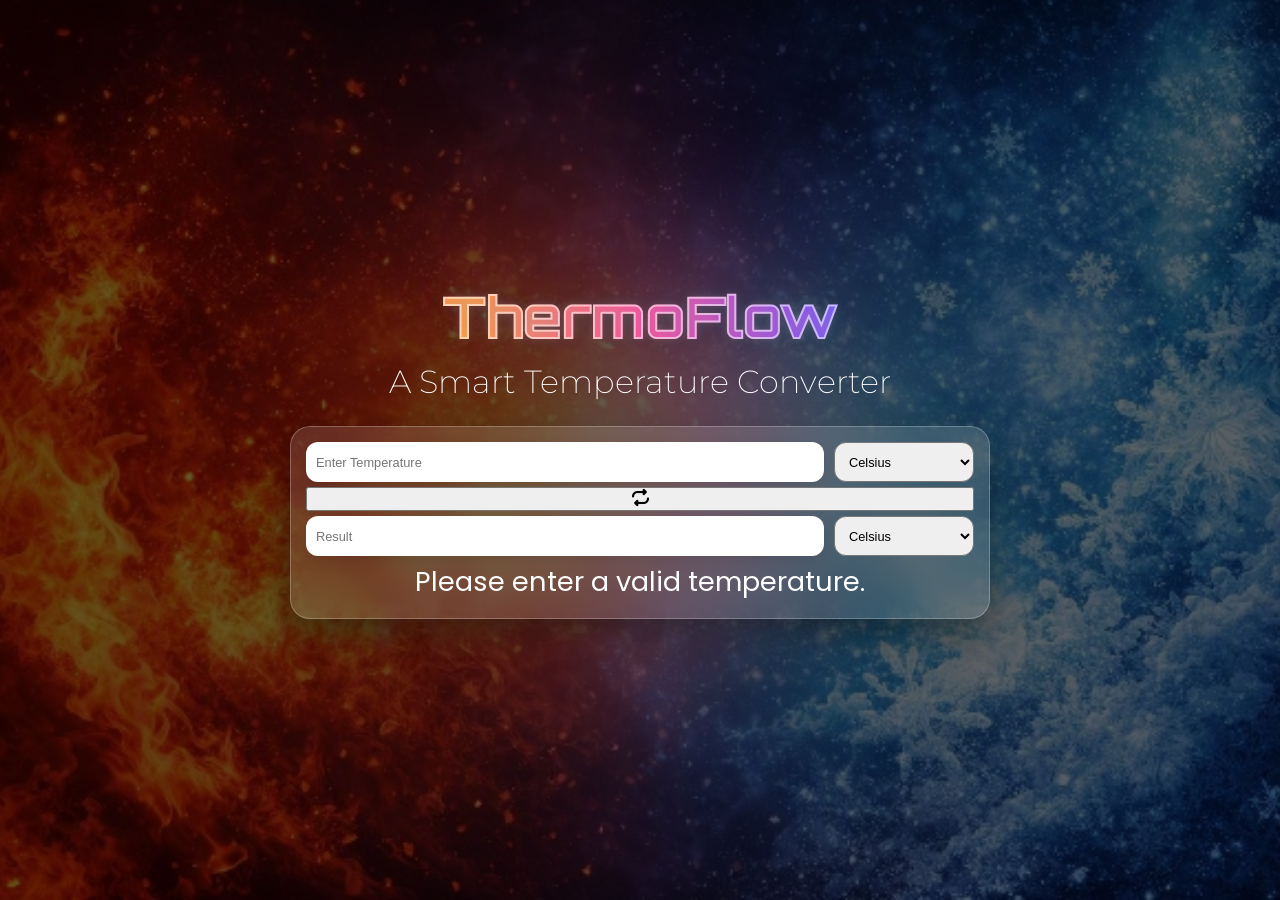
<file: WebDev-L1-TemperatureConverter/index.html>
<!DOCTYPE html>
<html>
    <head>
        <meta charset="UTF-8">
        <meta name="viewport" content="width=device-width, initial-scale=1.0">
        <title>ThermoFlow</title>
        <link href="https://cdnjs.cloudflare.com/ajax/libs/font-awesome/6.7.2/css/all.min.css" rel="stylesheet">
        <link href="https://fonts.googleapis.com/css2?family=Orbitron:wght@700&family=Montserrat:wght@700&family=Poppins:wght@300;400;500;600&display=swap" rel="stylesheet">
        <link rel="stylesheet" href="style.css">
    </head>
    <body>
        <div class="overlay">
            <div class="container">
                <h1 class="logo">ThermoFlow</h1>
                <h2 class="tagline">A Smart Temperature Converter</h2><br/>
                <div class="converter-card">
                    <div class="input-group">
                        <input
                            type="number"
                            id="fromTemp"
                            placeholder="Enter Temperature">
                        <select id="fromUnit">
                            <option value="celsius">Celsius</option>
                            <option value="fahrenheit">Fahrenheit</option>
                            <option value="kelvin">Kelvin</option>
                        </select>
                    </div>
                    <button id="swapBtn">
                        <i class="fas fa-repeat"></i>
                    </button>
                    <div class="input-group">
                        <input
                            type="text"
                            id="toTemp"
                            placeholder="Result"
                            readonly>
                        <select id="toUnit">
                            <option value="celsius">Celsius</option>
                            <option value="fahrenheit">Fahrenheit</option>
                            <option value="kelvin">Kelvin</option>
                        </select>
                    </div>
                    <p id="message"></p>
                </div>
            </div>
        </div>
        <script src="script.js"></script>
    </body>
</html>
</file>
<file: WebDev-L1-LandingPage/style.css>
*{
    margin: 0;
    padding: 0;
    box-sizing: border-box;
}
html{
    scroll-behavior: smooth;
}
.brand{
    font-family: 'Orbitron', sans-serif;
    font-size: 24px;
    display: flex;
    align-items: center;
    gap: 12px;
}
.brand h1{
    background: linear-gradient(90deg, #0ff, #f0f);
    -webkit-background-clip: text;
    background-clip: text;
    color: transparent;
    font-weight: 700;
}
.logo{
    height: 80px;
    width: auto;
    filter: drop-shadow(0 0 8px rgba(0, 229, 255, 0.6));
    animation: logoGlow 3.5s ease-in-out infinite;
}
body{
    background: linear-gradient(135deg, #0B1020 , #121A3A , #2B1055);
    font-family: 'Poppins', sans-serif;
    font-weight: 400;
    line-height: 1.7;
    overflow-x: hidden;
    background-image:
        radial-gradient(circle at 15% 20%, rgba(138, 43, 226, 0.12), transparent 40%),
        radial-gradient(circle at 85% 60%, rgba(0, 229, 255, 0.10), transparent 45%);
    background-attachment: fixed;
    min-height: 100vh;
}

.hero{
    background: linear-gradient(rgba(11,16,32,0.65), rgba(11,16,32,0.85)), url('hero-bg.jpg') no-repeat center center/cover;
    display: flex;
    flex-direction: column;
    justify-content: center;
    align-items: center;
    text-align: center;
}               
nav {
    position: fixed;
    top: 0;
    left: 0;
    right: 0;
    z-index: 100;
    display: flex;
    align-items: center;
    justify-content: space-between;
    padding: 14px 6%;
    background: var(--glass-bg);
    backdrop-filter: blur(18px) saturate(140%);
    -webkit-backdrop-filter: blur(18px) saturate(140%);
    border-bottom: 1px solid var(--glass-border);
    transition: var(--transition-fast);
    background:rgba(0, 0, 0, 0.12)
}
.menu-toggle{
    display: none;
    background: none;
    border: none;
    color: white;
    font-size: 28px;
    cursor: pointer;
}
nav ul{
    list-style: none;
    display: flex;
}
nav ul li{
    margin-left: 20px;
}
nav ul li a{
    background-color: white;
    background-clip: text;
    -webkit-background-clip: text;
    color: transparent;
    text-decoration: none;
    font-weight: bold;
}
nav ul li a:hover{
    background: linear-gradient(90deg, #0ff, #f0f);
    -webkit-background-clip: text;
    background-clip: text;
    color: transparent;
}
.hero{
    height: 90vh;
    display: flex;
    flex-direction: column;
    justify-content: center;
    align-items: center;
    text-align: center;
}
.hero h1{
    font-size: 50px;
    color:#b6f9fc;
}
.hero p{
    font-size: 20px;
    color:#fd94e3;
    margin: 20px 0;
}
.btn{
    text-decoration: none;
    background: linear-gradient(90deg, #0ff, #f0f);
    color: #f8f7f7;
    padding: 12px 25px;
    border-radius: 5px;
    font-weight: bold;
    transition: 0.3s;
}
.btn:hover{
    transform: scale(1.05);
    text-decoration: none;
    background: linear-gradient(90deg, #0ff, #f0f);
    background-clip: text;
    -webkit-background-clip: text;
    color: transparent;
    padding: 12px 25px;
    border-radius: 5px;
    font-weight: bold;
}
.about,.services,.contact{
    background: linear-gradient(135deg, #0B1020 , #121A3A , #2B1055);
    padding: 60px 40px;
    text-align: center;
}
.about{
    color: #f4f4f4;
}
.services{
    color: #f1f5f9;
}
.card{
    background:linear-gradient(rgba(11,16,32,0.65), rgba(11,16,32,0.85));
    padding: 20px;
    transition: 0.3s;
    margin: 15px;
    border-radius: 8px;
    display: inline-flex;
    flex-direction: column;
    vertical-align: top;
    width: 250px;
    min-height: 400px;
    box-shadow: 0 2px 5px rgba(0,0,0,0.1);
}
.card:hover{
    transform: translateY(-10px) scale(1.09);
}
.card-info{
    background: rgba(255, 0, 255, 1);
    background-clip: text;
    -webkit-background-clip: text;
    color: transparent;
}
.card:hover .card-info{
    background: #0ff;
    background-clip: text;
    -webkit-background-clip: text;
    color: transparent;
}
.card-icon{
    width: 60px;
    height: 60px;
    margin: 0 auto 15px;
    display: flex;
    align-items: center;
    justify-content: center;
    border-radius: 18px;
    background: rgba(0,229,255,0.12);
    border: 1px solid rgba(0,229,255,0.3);
    font-size: 40px;
    color: #00E5FF;
    box-shadow: 0 0 18px rgba(0,229,255,0.3);
    transition: 0.3s;
}
.card:hover .card-icon{
    transform: scale(1.15) rotate(-8deg);
    color: #f0f;
    box-shadow: 0 0 30px rgba(138,43,226,0.5);
}
.contact{
    max-width: 100%;
    width: 100%;
    margin: 0 auto;
    background: linear-gradient(135deg, #0B1020 , #121A3A , #2B1055);
    text-align: center;
    color: #f1f5f9;
}

.hero ,.about,.services,.contact{
    scroll-margin-top: 90px;
}
footer{
    background-color: #1e293b;
    color: #fff6a7;
    text-align: center;
    padding: 20px 0;
}
@media(max-width:768px){
    nav{
        flex-direction: row;
        justify-content: space-between;
        align-items: center;
        padding: 10px 15px;
    }
     .logo{
        height: 35px;
    }
    .brand h1{
        font-size: 20px;
    }
    .menu-toggle{
        display:block;
    }
    nav ul{
        display:none;
        position: absolute;
        top: 100%;
        left: 0;
        width: 100%;
        flex-direction: column;
        background: rgba(11,16,32,0.95);
        padding: 15px 0;
        text-align: center;
    }
    nav ul.active{
        display: flex;
    }
    nav ul li{
        margin: 10px 0;
    }
    nav ul li a{
        font-size: 16px;
    }
    .hero{
        padding-top: 100px;
        padding:35px;
        height:auto;
    }
    .hero h1{
        padding-top: 50px;
        font-size: 18px;
    }
    .hero p{
        font-size: 12px;
    }
    .about p{
        font-size:12px;
    }
    .service-box{
        padding: 40px 20px;
        flex-direction: column;
        align-items: center;
    }
    .card{
        width: 90%;
    }
    .card-info{
        font-size: 10px;
    }
    .contact{
        padding:40px 20px;
        display: flex;
        flex-direction: column;
        gap: 10px;
        text-align: center;
    }
    .contact h2{
        font-size: 18px;
    }
    .contact p{
        font-size: 10px;
    }
    footer{
        padding: 20px 10px;
        font-size: 8px;
    }
    footer h3{
        font-size:12px;
    }
    footer p{
        font-size: 6px;
    }
    .hero ,.about,.services,.contact{
        scroll-margin-top: 40px;
    }
}
</file>
<file: WebDev-L1-Portfolio/style.css>
*{
    margin: 0;
    padding: 0;
    box-sizing: border-box;
}

:root{
    /*COLOR*/
    --black: #0b0b0b;
    --dark-black: #111111;
    --dark-neutral: #181818;

    --white: #ffffff;
    --soft-white:#e9e9e9;
    --muted-white:#b8b8b8;

    --gold: #d4af37;
    --light-gold: #e5c45a;
    --dark-gold: #9f7d19;

    /*TYPOGRAPHY*/
    --heading-font: 'Cinzel',serif;
    --body-font: 'Montserrat' , sans-serif;
    --elegant-font: 'Cormorant Garamond' , serif;

    /* ---------- BORDER ---------- */

    --border-light: rgba(255, 255, 255, 0.12);
    --border-gold: rgba(212, 175, 55, 0.45);


    /* ---------- SHADOWS ---------- */

    --shadow-soft: 0 10px 30px rgba(0, 0, 0, 0.25);

    --shadow-gold:
        0 8px 25px rgba(212, 175, 55, 0.15);


    /* ---------- RADIUS ---------- */

    --radius-small: 10px;
    --radius-medium: 16px;
    --radius-large: 24px;


    /* ---------- TRANSITION ---------- */

    --transition-fast: 0.25s ease;
    --transition-normal: 0.4s ease;


    /* ---------- GOLDEN-RATIO SCALE ---------- */

    --ratio: 1.618;


    /* ---------- LAYOUT ---------- */

    --content-width: 1200px;


}
html{
    scroll-behavior: smooth;
    scroll-padding-top: 0px;
}
body{
    font-family: var(--body-font);
    background: var(--black);
    color: var(--white);
    line-height: 1.6;
    min-height: 100vh;
    overflow-x: hidden;
}

img{
    display: block;
    max-width: 100%;
}

a{
    color:inherit;
    text-decoration: none;
}

button, a{
    -webkit-tap-highlight-color: transparent;
}
button , input , textarea{
    font: inherit;
}

section{
    width: 100%;
    position: relative;
    padding-block: clamp(4rem , 8vw , 7rem);
}

section>.section-heading, 
section > .skills-container, 
section > .projects-container, 
section > .experience-container, 
section > .certifications-container, 
section > .contact-container{
    width: min(90%, var(--content-width));
    margin-inline: auto;
}
@media (max-width: 800px){
    section{
        padding-block: clam(3.5rem,12vw,5rem);
    }
    section>.section-heading, 
    section > .skills-container, 
    section > .projects-container, 
    section > .experience-container, 
    section > .certifications-container, 
    section > .contact-container{
        width: min(92%, var(--content-width));
    }
}

.site-header{
    position: sticky;
    top: 0%;
    align-items: center;
    z-index: 1000;
    width: 100%;
    background: rgba(11, 11, 11, 0.62);
    border-bottom: 1px solid var(--border-light);
    backdrop-filter: blur(12px);
    -webkit-backdrop-filter: blur(12px);
    transition: background var(--transition-normal), box-shadow var(--transition-normal);
}

.nav-container{
    width: min(90% var(--content-width));
    min-height: clamp(4rem, 7vw, 5.5rem);
    margin-inline: auto;
    display: flex;
    align-items: center;
    justify-content: space-between;
    gap:2rem;
}

.logo{
    font-family: var(--heading-font);
    justify-content: center;
    padding-left: clamp(1.0rem, 4vw, 1.7rem);
    align-items: center;
    font-size: clamp(1.15rem, 2.2vw, 1.8rem);
    font-weight: 600;
    letter-spacing: 0.04em;
    color: var(--white);
    white-space: nowrap;
    transition: color var(--transition-fast), transform var(--transition-fast);
}

.logo:hover{
    color: var(--gold);
    transform: translateY(-1px);
}

.nav-menu{
    display: flex;
    align-items: center;
    justify-content: flex-end;
    gap: clamp(0.8rem, 2vw, 2rem);
    margin-right: clamp(1rem, 2.5vw, 2.2rem);
    list-style: none;
    margin-bottom: 1.5px solid var(--dark-gold);
}

.nav-menu a{
    position: relative;
    display: inline-block;
    padding-block: 0.4rem;
    font-family: var(--body-font);
    font-size: clamp(0.75rem, 1vw, 0.95rem);
    font-weight: 600;
    letter-spacing: 0.03em;
    color: var(--soft-white);
    transition: color var(--transition-fast), transform var(--transition-fast);
}

.nav-menu a::after{
    content: "";
    position: absolute;
    left: 50%;
    color: var(--gold);
    bottom: 0%;
    width: 0%;
    height: 2px;
    background: var(--gold);
    transform: translateX(-50%);
    transition: width var(--transition-fast); 
}

.nav-menu a:hover{
    color: var(--gold);
    transform: translateY(-1px);
}

.nav-menu a:hover::after{
    width: 100%;
}

.menu-toggle{
    display: none;
    width: clamp(2.5rem, 6vw, 3rem);
    height: clamp(2.5rem, 6vw, 3rem);
    padding: 0;
    border: 1px solid var(--border-light);
    border-radius: var(--radius-small);
    background: transparent;
    color: white;
    align-items: center;
    justify-content: center;
    transition: color var(--transition-fast), border-color var(--transition-fast), background var(--transition-fast);
}

.menu-toggle:hover{
    color: var(--gold);
    border-color: var(--border-gold);
    background: rgba(212, 175, 55, 0.05);
}

.menu-toggle i{
    font-size: clamp(1rem , 3vw , 1.25rem);
}

@media(max-width:800px){
    .nav-container{
        width: min(92% var(--content-width));
        min-height: clamp(3.8rem, 14vw, 4.5rem);
    }
    .nav-menu{
        display: none;
    }
    .menu-toggle{
        display: flex;
        align-items: center;
        justify-content: center;
        margin-left: auto;
    }
}
.hero-section{
    min-height:calc(100vh-clamp(3.8rem,7vw,5.5rem));
    display: flex;
    align-items: center;
    background:linear-gradient(90deg,rgba(11,11,11,0.88) 0%,rgba(11,11,11,0.70) 38%,rgba(11,11,11,0.35) 70%,rgba(11,11,11,0.55) 100%), url("hero-background.jpg") center / cover no-repeat;
}
.hero-content{
    width: min(90%, var(--content-width));
    margin-inline: auto;
    display: grid;
    grid-template-columns: 1fr 0.8fr;
    align-items: center;
    gap: clamp(2rem,6vw,6rem);
}
.hero-text{
    max-width: 680px;
}
.hero-greetings{
    display: inline-block;
    margin-bottom: clamp(0.6rem,1.2vw,1rem);
    font-family: var(--body-font);
    font-size: clamp(0.6rem,1.2vw,1rem);
    font-weight: 600;
    letter-spacing: 0.16em;
    text-transform: uppercase;
    color: var(--gold);
}
.hero-text h1{
    font-family: var(--heading-font);
    font-size: clamp(2.4rem,6vw,5rem);
    font-weight: 700;
    line-height: 1.05;
    letter-spacing: 0.02em;
    color: var(--white);
    margin-bottom:clamp(0.6rem,1,2vw,1rem);
}

.hero-text h2{
    font-family: var(--body-font);
    font-size: clamp(1rem,2vw,1.5rem);
    font-weight: 600;
    line-height: 1.4;
    color: var(--gold);
    margin-bottom: clamp(1rem,2vw,1.5rem);
}

.hero-description{
    max-width: 650px;
    font-family: var(--elegant-font);
    font-size: clamp(1.05rem,1.8vw,1.4rem);
    line-height: 1.65;
    color: var(--soft-white);
    margin-bottom: clamp(1.5rem,3vw,2.3rem);
}

.hero-actions{
    display: flex;
    align-items: center;
    flex-wrap: wrap;
    gap: clamp(0.7rem, 1.5vw, 1.2rem);
}

.hero-actions .btn{
    display: flex;
    align-items: center;
    justify-content: center;
    min-height: clamp(2.7rem,5vw,3.3rem);
    padding-inline: clamp(1.1rem,2.5vw,2rem);
    border-radius: var(--radius-small);
    font-family: var(--body-font);
    font-size: clamp(0.8rem,1.2vw,0.95rem);
    font-weight:600;
    letter-spacing: 0.02em;
    transition: color var(--transition-fast), background var(--transition-fast), border-color var(--transition-fast), transform var(--transition-fast), box-shadow var(--transition-fast);
}

.hero-actions .btn-primary{
    background: var(--gold);
    color: var(--black);
    border: 1px solid var(--gold);
}

.hero-actions .btn-primary:hover{
    background: var(--light-gold);
    transform: translateY(-2px);
    box-shadow: var(--shadow-gold);
}

.hero-actions .btn-secondary{
    background: transparent;
    color: var(--white);
    border: 1px solid var(--border-gold);
}

.hero-actions .btn-secondary:hover{
    background: rgba(212,175,55,0.08);
    color: var(--gold);
    transform: translateY(-2px);
}

.hero-image{
    display:flex;
    align-items: center;
    justify-content: center;
}

.profile-frame{
    width: clamp(220px, 28vw, 420px);
    aspect-ratio: 3/4;
    padding:clamp(0.4rem, 0.9vw, 0.65rem);
    border: 1px solid var(--gold);
    border-radius: clamp(1rem,2vw,1.5rem);
    background: rgba(11,11,11,0.45);
    box-shadow: 0 20px 50px rgba(0,0,0,0.45), 0 0 25px rgba(212, 175, 55, 0.10);
    overflow: hidden;
}

.profile-frame img{
    width: 100%;
    height: 100%;
    display: block;
    object-fit: cover;
    border-radius: clamp(0.7re,1.5vw,1.1rem);
}

@media(max-width: 800px){
    .hero-section{
        min-height: auto;
        padding-block: clamp(3.5rem,12vw,5rem);
    }
    .hero-content{
        width: min(92%, var(--content-width));
        grid-template-columns: 1fr;
        text-align: center;
        gap: clamp(2rem,8vw,3.5rem);
    }
    .hero-text{
        max-width: 680px;
        margin-inline: auto;
    }
    .hero-text{
        max-width: 680px;
        margin-inline: auto;
    }
    .hero-description{
        margin-inline: auto;
    }
    .hero-actions{
        justify-content: center;
    }
    .hero-image{
        order: -1;
    }
    .profile-frame{
        width: clamp(180px,55vw,300px);
    }
}

.about-section{
    width:100%;
    padding-block:clamp(4rem,8vw,7rem);
    background: var(--black);
    scroll-margin-top: clamp(4rem,7vw,5.5rem);
}

.about-content{
    width: min(90%, var(--content-width));
    margin-inline: auto;
    display: grid;
    grid-template-columns: 0.9fr 1.1fr;
    align-items: start;
    gap: clamp(2rem, 5vw, 5rem);
    margin-top: clamp(2rem, 5vw, 4rem);
}

.about-bio{
    padding: clamp(1.4rem, 3vw, 2.5rem);
    border: 1px solid rgba(212, 175, 55, 0.22);
    border-radius: clamp(0.8rem, 1.5vw, 1.2rem);
    background: rgba(255,255,255,0.025);
    box-shadow: 0 15px 35px rgba(0, 0, 0, 0.25);
    transition: transform var(--transition-fast), border-color var(--transition-fast);
}

.about-bio:hover{
    transform: translateY(-3px);
    border-color: rgba(212, 175, 55, 0.45);
}

.about-bio h3{
    font-family: var(--heading-font);
    font-size: clamp(1.3rem, 2.2vw, 1.8rem);
    color: var(--gold);
    margin-bottom: clamp(0.8rem, 1.5vw, 1.2rem);
}

.about-bio p{
    font-family: var(--elegant-font);
    font-size: clamp(0.95rem, 1.4vw, 1.15rem);
    line-height: 1.75;
    color: var(--soft-white);
    margin-bottom: clamp(0.08rem, 1.5vw, 1.2rem);
}

.about-bio p:last-child{
    margin-bottom: 0%;
}
.about-timeline{
    position: relative;
    padding-left:clam(2rem, 4vw, 3.5rem);
}
.about-timeline::before{
    content:"";
    position:absolute;
    left: clamp(-1.8rem, -4vw, -3.3rem);
    top: 0.5rem;
    bottom: 0.5rem;
    width: 1px;
    background: linear-gradient(to bottom, transparent, var(--gold), transparent);
    opacity: 0.65;
}

.timeline-item{
    position:relative;
    margin-bottom: clamp(1.5rem, 3vw, 2.5rem);
}

.timeline-item:last-child{
    margin-bottom: 0%;
}

.timeline-icon{
    position: absolute;
    left: calc(clamp(2rem, 4vw, 3.5rem)*-1);
    top:0;
    width: clamp(2rem, 3.5vw, 2.8rem);
    aspect-ratio: 1;
    display: flex;
    align-items: center;
    justify-content: center;
    border: 1px solid var(--gold);
    border-radius: 50%;
    background: var(--black);
    color: var(--gold);
    font-size: clamp(0.75rem, 1.2vw, 1rem);
    z-index: 2;
    transition: background var(--transition-fast), color var(--transition-fast), transform var(--transition-fast);
}

.timeline-item:hover .timeline-icon{
    background: var(--gold);
    color: var(--black);
    transform: scale(1.08);
}

.timeline-content{
    padding: clamp(1.1rem, 2.2vw, 1.7rem);
    border: 1px solid rgba(255, 255, 255, 0.1);
    border-radius: clamp(0.7rem, 1.4vw, 1rem);
    background: rgba(255,255,255,0.025);
    transition: transform var(--transition-fast), border-color var(--transition-fast), background var(--transition-fast);
}

.timeline-item:hover .timeline-content{
    transform: translateX(4px);
    background: rgba(212, 175, 55, 0.035);
    border-color: rgba(212, 175, 55, 0.35);
}

.timeline-content h3{
    font-family: var(--heading-font);
    font-size: clamp(1.05rem, 1.8vw, 1.35rem);
    color: var(--white);
    margin-bottom: clamp(0.45rem, 1vw, 0.7rem);
}

.timeline-content p{
    font-family: var(--elegant-font);
    font-size: clamp(0.9rem, 1.3vw, 1.05rem);
    line-height: 1.65;
    color: var(--soft-white);
}

@media( max-width:800px){
    .about-content{
        grid-template-columns: 1fr;
        gap: clam(2rem, 7vw, 3.5rem);
    }

    .about-bio{
        width: 100%;
    }

    .about-timeline{
        padding-left: clamp(1.8rem, 6vw, 2.5rem);
    }

    .about-timeline::before{
        left: clamp(0.0rem, 6vw, 1.0rem);
    }

    .timeline-icon{
        left: calc(clamp(1.8rem, 6vw, 2.5rem)*-1);
    }
}

.education-section{
    width: 100%;
    padding-block: clamp(4rem, 8vw, 7rem);
    background-color: var(--dark-neutral);
    scroll-margin-top: clamp(4rem, 8vw, 7rem);
}

.education-timeline{
    width:min(90%, var(--content-width));
    margin-inline: auto;
    margin-top: clamp(2rem, 5vw, 4rem);
    position: relative;
    display: flex;
    flex-direction: column;
    gap: clamp(1.5rem, 3vw, 2.5rem);
}

.education-timeline::before{
    content:"";
    position: absolute;
    left:clamp(1rem, 2vw, 1.4rem);
    top:0.5rem;
    bottom:0.5rem;
    width: 1px;
    background: linear-gradient(to bottom , transparent, var(--gold), transparent);
    opacity: 0.6;
}

.education-item{
    position: relative;
    display: grid;
    grid-template-columns: clamp(2rem, 3.5vw, 2.8rem) 1fr;
    align-items: start;
    column-gap: clamp(1.2rem, 2.5vw, 2rem);
}

.education-marker{
    width: clamp(2rem, 3.5vw, 2.8rem);
    aspect-ratio: 1;
    display: flex;
    align-items: center;
    justify-content: center;
    position: relative;
    z-index: 2;
    border: 1px solid var(--gold);
    border-radius: 50%;
    background: var(--black);
    color: var(--gold);
    font-size: clamp(0.75rem, 1.2vw, 1rem);
    transition: background var(--transition-fast), color var(--transition-fast), transform var(--transition-fast);
}

.education-item:hover .education-marker{
    background: var(--gold);
    color: var(--black);
    transform: scale(1.08);
}

.education-card{
    padding: clamp(1.2rem, 2.5vw, 2rem);
    border: 1px solid rgba(255, 255, 255, 0.1);
    border-radius: clamp(0.8rem, 1.5vw, 1.2rem);
    background: rgba(255,255,255,0.025);
    transition: transform var(--transition-fast), background var(--transition-fast), border-color var(--transition-fast);
}

.education-item:hover .education-card{
    transform: translateX(4px);
    border-color: rgba(212, 175, 55, 0.35);
    background: rgba(212, 175, 55, 0.035);
}

.education-status{
    display: inline-block;
    margin-bottom: clamp(0.5rem, 1vw, 0.8rem);
    padding: clamp(0.25rem, 0.5vw, 0.35rem) clamp(0.55rem, 1vw, 0.8rem);
    border: 1px solid rgba(212, 175, 55, 0.35);
    border-radius: 999px;
    font-family: var(--body-font);
    font-size: clamp(0.7rem, 1vw, 0.82rem);
    font-weight: 600;
    letter-spacing: 0.04em;
    color: var(--gold);
}

.education-card h3{
    font-family: var(--heading-font);
    font-size: clamp(1.15rem,2vw,1.6rem);
    line-height: 1.3;
    color: var(--white);
    margin-bottom: clamp(0.35rem, 0.8vw, 0.6rem);
}

.education-card h4{
    font-family: var(--body-font);
    font-size: clamp(0.9rem, 1.4vw, 1.1rem);
    font-weight: 500;
    line-height: 1.5;
    color: var(--gold);
    margin-bottom: clamp(0.45rem, 1vw, 0.7rem);
}

.education-duration{
    font-family: var(--elegant-font);
    font-size: clamp(0.8rem, 1.2vw, 0.95rem);
    line-height: 1.5;
    color: var(--soft-white);
}

@media( max-width:800px){
    .education-timeline{
        width: 100%;
        padding-inline: 0;
    }
    .education-item{
        padding-right: 0%;
        padding-left: clamp(3rem, 5vw, 4.4rem);
        width: 100%;
    }
    .education-timeline::before{
        content:"";
        position: absolute;
        left: clamp(4.5rem, 6.2vw, 5.9rem);
        top:0;
        bottom:0;
        width: 2px;
        background: rgba(212, 175, 55, 0.45);
        z-index: 0;
    }
    .education-timeline{
        width: 100%;
        padding-left: 0.5rem;
        padding-right: 0.5rem;
        box-sizing: border-box;
        position: relative;
    }
    .education-marker{
        width: clamp(1.9rem, 9vw, 2.4rem);
        position: relative;
        z-index: 2;
    }
    .education-card{
        width: 100%;
        max-width: none;
        box-sizing: border-box;
    }
}

.skills-section{
    width:100%;
    padding-block: clamp(4rem, 8vw, 7rem);
    background: var(--black);
    scroll-margin-top: clamp(4rem, 7vw, 5.5rem);
}

.skills-container{
    width: min(90%, var(--content-width));
    margin-inline: auto;
    margin-top: clamp(2rem, 5vw, 4rem);
    display: grid;
    grid-template-columns: repeat(2, minmax(0, 1fr));
    gap: clamp(1.2rem, 2.5vw, 2rem);
}

.skill-group{
    padding: clamp(1.2rem, 2.5vw, 2rem);
    border: 1px solid rgba(255, 255, 255, 0.1);
    border-radius: clamp(08rem, 1.5vw, 1.2rem);
    background: rgba(255,255,255,0.025);
    transition: transform var(--transition-fast) , border-color var(--transition-fast), background var(--transition-fast);
}

.skill-group:hover{
    transform: translateY(-4px);
    border-color: rgba(212, 175, 55, 0.35);
    background: rgba(212, 175, 55, 0.025);
}

.skill-group-heading{
    display: flex;
    align-items: center;
    gap: clamp(0.6rem, 1.2vw, 0.9rem);
    margin-bottom: clamp(1.2rem, 2.5vw, 1.7rem);
}

.skill-group-heading i{
    width: clamp(2rem, 3.5vw, 2.6rem);
    aspect-ratio: 1;
    display: flex;
    align-items: center;
    justify-content: center;
    flex-shrink: 0%;
    border: 1px solid rgba(212, 175, 55, 0.45);
    border-radius: 50%;
    color: var(--gold);
    font-size: clamp(0.8rem, 1.3vw, 1rem);
}

.skill-group-heading h3{
    font-family: var(--heading-font);
    font-size: clamp(1.05rem, 1.8vw, 1.35rem);
    line-height: 1.3;
    color: var(--white);
}

.skill-item{
    margin-bottom: clamp(1rem, 2vw, 1.4rem);
}

.skill-items:last-child{
    margin-bottom:0%;
}

.skill-info{
    display: flex;
    align-items: center;
    justify-content: space-between;
    gap: 1rem;
    width: 100%;
    margin-bottom: clamp(0.4rem, 0.8vw, 0.6rem);
}

.skill-info span:first-child{
    font-family: var(--body-font);
    font-size: clamp(0.85rem, 1.25vw, 1rem);
    color: var(--soft-white);
    text-align: left;
}

.skill-info span:last-child{
    font-family: var(--body-font);
    font-size: clamp(0.72rem, 1vw, 0.85rem);
    font-weight: 600;
    color: var(--gold);
    text-align: right;
}

.skill-bar{
    width: 100%;
    height: clamp(0.3rem, 0.55vw, 0.45rem);
    overflow: hidden;
    border-radius: 999px;
    background: rgba(255, 255, 255, 0.1);
}

.skill-progress{
    display: block;
    width: var(--skill-level);
    height: 100%;
    border-radius: inherit;
    background: linear-gradient(90deg, var(--dark-gold), var(--gold));
    transform-origin: left;
    animation: skillFill 1.2s ease-out both;
}

@keyframes skillFill {
    from{
        transform: scaleX(0);
    }
    to{
        transform: scaleX(1);
    }
    
}

@media(max-width:800px){
    .skills-container{
        grid-template-columns: 1fr;
        width: min(92%, var(--content-width));
    }
}

.project-section{
    width:100%;
    padding-block: clamp(4rem, 8vw, 7rem);
    background: var(--dark-neutral);
    scroll-margin-top: clamp(4rem, 7vw, 5.5rem);
}

.projects-container{
    width: min(90%, var(--content-width));
    margin-inline: auto;
    margin-top: clamp(2rem, 5vw, 4rem);
    display: grid;
    grid-template-columns: repeat(2, minmax(0, 1fr));
    gap: clamp(1.3rem, 3vw, 2.5rem);
}

.project-card{
    position: relative;
    display: flex;
    flex-direction: column;
    padding: clamp(1.3rem, 2.8vw, 2.2rem);
    border: 1px solid rgba(255, 255, 255, 0.1);
    border-radius: clamp(1.3rem, 2.8vw, 2.2rem);
    border: 1px solid rgba(255, 255, 255, 0.025);
    overflow: hidden;
    transition: transform var(--transition-fast), border-color var(--transition-fast), box-shadow var(--transition-fast);
}

.project-card::before{
    content:"";
    position: absolute;
    top: 0;
    left: 0;
    width: 100%;
    height: 2px;
    background: linear-gradient(90deg, transparent, var(--gold), transparent);
    transform: scaleX(0.35);
    transform-origin: center;
    transition: transform var(--transition-fast);
}

.project-card:hover{
    transform: translateY(-5px);
    border-color: rgba(212, 175, 55, 0.35);
    box-shadow: 0 18px 45px rgba(0,0,0,0.35), 0 0 25px rgba(212, 175, 55, 0.06);
}

.project-card:hover::before{
    transform: scaleX(1);
}

.project-icon{
    width: clamp(2.8rem, 5vw, 3.8rem);
    aspect-ratio: 1;
    display: flex;
    align-items: center;
    justify-content: center;
    margin-bottom: clamp(1rem, 2vw, 1.4rem);
    border: 1px solid rgba(212, 175, 55, 0.45);
    border-radius: clamp(0.7rem, 1.4vw, 1rem);
    background: rgba(212, 175, 55, 0.06);
    color: var(--gold);
    font-size: clamp(1rem, 1.8vw, 1.35rem);
    transition: background var(--transition-fast), color var(--transition-fast), transform var(--transition-fast);
}
.project-card:hover .project-icon{
    background: var(--gold);
    color: var(--black);
    transform: translateY(-2px);
}

.project-content{
    display: flex;
    flex-direction: column;
    flex:1;
}

.project-type{
    align-items: flex-start;
    margin-bottom: clamp(0.5rem, 1vw, 0.75rem);
    font-family: var(--body-font);
    font-size: clamp(0.7rem, 1vw, 0.82rem);
    font-weight: 600;
    letter-spacing: 0.08em;
    text-transform: uppercase;
    color: var(--gold);
}

.project-content h3{
    font-family: var(--heading-font);
    font-size: clamp(1.35rem, 2.5vw, 1.9rem);
    line-height: 1.25;
    color: var(--white);
    margin-bottom: clamp(0.6rem, 1.2vw, 0.9rem);
}

.project-content> p{
    font-family: var(--elegant-font);
    font-size: clamp(0.9rem, 1.3vw, 1.05rem);
    line-height: 1.7;
    color: var(--soft-white);
    margin-bottom: clamp(1rem, 2vw, 1.5rem);
}

.project-technologies{
    display: flex;
    flex-wrap: wrap;
    gap: clamp(0.4rem, 0.8vw, 0.6rem);
    margin-bottom: clamp(0.3rem, 1vw, 0.8rem);
}

.project-technologies span{
    padding: clamp(0.3rem, 0.6vw, 1.7rem) clamp(0.6rem, 1w, 0.8rem);
    border: 1px solid rgba(255, 255, 255, 0.12);
    border-radius: 999px;
    background: rgba(255,255,255,0.035);
    font-family: var(--body-font);
    font-size: clamp(0.68rem, 1vw, 0.8rem);
    color: var(--soft-white);
}

.project-actions{
    display:flex;
    flex-wrap: wrap;
    gap: clamp(0.6rem, 1.2vw, 0.9rem);
}
.project-btn{
    display: inline-flex;
    align-items: center;
    justify-content: center;
    gap: clamp(0.4rem, 0.8vw, 0.6rem);
    min-height: clamp(2.4rem, 4vw, 2.9rem);
    padding: clamp(0.55rem, 1vw, 0.7rem) clamp(0.8rem, 1.5vw, 1.1rem);
    border: 1px solid var(--gold);
    border-radius: 0.55rem;
    background: var(--gold);
    color: var(--black);
    font-family: var(--body-font);
    font-size: clamp(0.75rem, 1.1vw, 0.9rem);
    font-weight: 600;
    text-decoration: none;
    transition: background var(--transition-fast), color var(--transition-fast), transform var(--transition-fast), box-shadow var(--transition-fast);
}

.project-btn:hover{
    background: transparent;
    color: var(--gold);
    transform: translateY(-2px);
    box-shadow: 0 8px 20px rgba(212, 175, 55,0.12);
}

.project-btn-outline{
    background: transparent;
    color:var(--gold);
}

.project-btn-outline:hover{
    background: var(--gold);
    color: var(--black);
}

@media(max-width: 800px){
    .projects-container{
        grid-template-columns: 1fr;
        width: min(92%, var(--content-width));
    }
    .project-card{
        padding: clamp(1.1rem, 5vw, 1.6rem);
    }
    .project-actions{
        width:100%;
    }
    .project-btn{
        flex: 1;
        min-width: 0;
    }
}


.experience-setion{
    width: 100%;
    padding-block: clamp(4rem, 8vw, 7rem);
    background: var(--black);
    scroll-margin-top: clamp(4rem, 7vw, 5.5rem);
}

.experience-container{
    width: min(90%, var(--content-width));
    margin-inline: auto;
    margin-top: clamp(2rem, 5vw, 4rem);
    display: grid;
    grid-template-columns: repeat(2, minmax(0,1fr));
    gap: clamp(1.3rem, 3vw, 2.5rem);
}

.experience-card{
    display: flex;
    flex-direction: column;
    padding: clamp(1.3rem, 2.8vw, 2.2rem);
    border: 1px solid rgba(255, 255, 255, 0.1);
    border-radius: clamp(0.9re, 1.7vw, 1.3rem);
    background: rgba(255,255,255,0.025);
    transition: transform var(--transition-fast), border-color var(--transition-fast), box-shadow var(--transition-fast);
}

.experience-card:hover{
    transform: translateY(-5px);
    border-color: rgba(212, 175, 55, 0.35);
    box-shadow: 0 18px 45px rgba(0,0,0,0.35) ;
}

.experience-icon{
    width: clamp(2.8rem, 5vw, 3.8rem);
    aspect-ratio: 1;
    display: flex;
    align-items: center;
    justify-content: center;
    margin-bottom: clamp(1rem, 2vw, 1.4rem);
    border: 1px solid rgba(212, 175, 55, 0.45);
    border-radius: 50%;
    background: rgba(212, 175, 55, 0.06);
    color: var(--gold);
    font-size: clamp(1rem, 1.8vw, 1.35rem);
    transition: background var(--transition-fast), color var(--transition-fast), transform var(--transition-fast);
}

.experience-card:hover .experience-icon{
    background: var(--gold);
    color: var(--black);
    transform: scale(1.06);
}

.experience-content{
    display: flex;
    flex-direction: column;
    flex: 1;
}

.experience-status{
    align-self: flex-start;
    margin-bottom: clamp(0.5rem, 1vw, 0.75rem);
    padding: clamp(0.3rem, 0.6vw, 0.4rem) clamp(0.6rem, 1.1vw, 0.85rem);
    border: 1px solid rgba(212, 175, 55, 0.35);
    border-radius: 999px;
    color: var(--gold);
    font-family: var(--body-font);
    font-size: clamp(0.68rem, 1vw, 0.82rem);
    font-weight: 600;
    letter-spacing: 0.05em;
}

.experience-content h3{
    font-family: var(--heading-font);
    font-size: clamp(1.25rem, 2.3vw, 1.75rem);
    line-height: 1.3;
    color: var(--white);
    margin-bottom: clamp(0.35rem, 0.8vw, 0.6rem);
}

.experience-content h4{
    font-family: var(--body-font);
    font-size: clamp(0.9rem, 1.4vw, 1.1rem);
    font-weight: 500;
    color: var(--light-gold);
    margin-bottom: clamp(0.35rem, 0.8vw, 0.6rem);
}

.experience-duration{
    font-family: var(--elegant-font);
    font-size: clamp(0.78rem, 1.1vw, 0.92rem);
    color: var(--soft-white);
    margin-bottom: clamp(0.8rem, 1.5vw, 1.rem);
}

.experience-content> p:not(.education-duration){
    font-family: var(--elegant-font);
    font-size: clamp(0.9rem, 1.3vw, 1.05rem);
    line-height:1.7;
    color: var(--muted-white);
}

.experience-skills{
    display: flex;
    flex-wrap: wrap;
    gap: clamp(0.4rem, 0.8vw, 0.6rem);
    margin-top: auto;
    margin-bottom: clamp(1.2rem, 2vw, 1.6rem);
}

.experience-skills span{
    padding:clamp(0.3rem, 0.6vw, 0.4rem) clamp(0.6rem, 1vw, 0.8rem);
    border: 1px solid rgba(255, 255, 255, 0.12);
    border-radius: 999px;
    background: rgba(255, 255, 255, 0.035);
    font-family: var(--body-font);
    font-size: clamp(0.68rem, 1vw, 0.8rem);
    color: var(--soft-white);
}

.experience-actions{
    display: flex;
    flex-wrap: wrap;
    gap: clamp(0.6rem, 1.2vw, 0.9rem);
}

.experience-btn{
    display: inline-flex;
    align-items: center;
    justify-content: center;
    gap: 0.5rem;
    min-height: clamp(2.4rem, 4vw, 2.9rem);
    padding: clamp(0.55rem, 1vw, 0.7rem) clamp(0.8rem, 1.5vw, 1.1rem);
    border: 1px solid var(--gold);
    background: var(--light-gold);
    color: var(--dark-black);
    font-family: var(--body-font);
    border-radius: 0.55rem;
    font-size: clamp(0.72rem, 1.1vw, 0.88rem);
    font-weight: 600;
    text-decoration: none;
    transition: transform var(--transition-fast), background var(--transition-fast), color var(--transition-fast);
}

.experience-btn:hover{
    background: transparent;
    color: var(--light-gold);
    transform: translateY(-2px);
}

.opportunity-card{
    grid-column: 1/-1;
    border-color: rgba(212, 175, 55, 0.22);
    background: linear-gradient(135deg, rgba(212, 175, 55, 0.045), rgba(212,175, 55, 0.02));
}

.opportunity-card:hover{
    border-color: rgba(212, 175, 55, 0.5);
}

.opportunity-message{
    display: inline-flex;
    align-items: center;
    justify-content: center;
    align-self: flex-start;
    gap: 0.6rem;
    margin-top: auto;
    padding-top: clamp(0.8rm, 1.5vw, 0.95rem);
    color: var(--gold);
    font-family: var(--body-font);
    font-size: clamp(0.8rem, 1.2vw, 0.95rem);
    font-weight:600;
    letter-spacing: 0.04em;
}

@media(max-width: 800px){
    .experience-container{
        grid-template-columns: 1fr;
        width: min(92%, var(--content-width));
    }
    .opportunity-card{
        grid-column: auto;
    }
    .experience-actions{
        width: 100%;
    }
    .experience-btn{
        flex: 1;
    }
}

.certifications-section{
    width: 100%;
    padding-block: clamp(4rem, 8vw, 7rem);
    background: var(--dark-neutral);
    scroll-margin-top: clamp(4rem, 7vw, 5.5rem);
}

.certifications-container{
    width: min(90%, var(--content-width));
    margin-inline: auto;
    margin-top: clamp(2rem, 5vw, 4rem);
    display: grid;
    grid-template-columns: repeat(2, minmax(0, 1fr));
    gap: clamp(1.3rem, 3vw, 2.5rem);
}

.certifications-card{
    display: flex;
    align-items: flex-start;
    gap: clamp(1rem, 2vw, 1.5rem);
    padding: clamp(1.3rem, 2.8vw, 2.2rem);
    border: 1px solid rgba(255, 255, 255, 0.1);
    border-radius: clamp(0.9rem, 1.7vw, 1.3rem);
    background: rgba(255,255,255,0.025);
    transition: tranform var(--transition-fast), border-color var(--transition-fast), box-shadow var(--transition-fast);
}

.certifications-card:hover{
    transform: translateY(-5px);
    border-color: rgba(212, 175, 55, 0.45);
    box-shadow: 0 18ox 45px rgba(0,0,0,0.35);
}

.certifications-icon{
    width: clamp(2.8rem, 5vw, 3.8rem);
    aspect-ratio: 1;
    display: flex;
    align-items: center;
    justify-content: center;
    flex-shrink: 0;
    margin-bottom: clamp(1rem, 2vw, 1.4rem);
    border: 1px solid rgba(212, 175, 55, 0.45);
    border-radius: 50%;
    background: rgba(212, 175, 55, 0.06);
    color: var(--gold);
    font-size: clamp(0.95rem, 1.7vw, 1.3rem);
    transition: background var(--transition-fast), color var(--transition-fast), transform var(--transition-fast);
}

.certifications-card:hover .certifications-icon{
    background: var(--gold);
    color: var(--black);
    transform: rotate(5deg);
}

.certifications-content{
    min-width: 0;
    display: flex;
    flex-direction: column;
    align-items: flex-start;
}

.certifications-type{
    margin-bottom: clamp(0.45rem, 0.9vw, 0.7rem);
    font-family: var(--body-font);
    font-size: clamp(0.68rem, 1vw, 0.8rem);
    font-weight: 600;
    letter-spacing: 0.07em;
    text-transform: uppercase;
    color: var(--light-gold);
}

.certifications-content h3{
    font-family: var(--heading-font);
    font-size: clamp(1.15rem, 2vw, 1.55rem);
    line-height: 1.3;
    color: var(--white);
    margin-bottom: clamp(0.35rem, 0.8vw, 0.6rem);
}

.certifications-content h4{
    font-family: var(--elegant-font);
    font-size: clamp(0.85rem, 1.3vw, 1rem);
    font-weight: 500;
    line-height: 1.5;
    color: var(--muted-white);
    margin-bottom: clamp(0.5rem, 1vw, 0.8rem);
}

.certifications-content p{
    font-family: var(--elegant-font);
    font-size: clamp(0.85rem, 1.2vw, 1rem);
    line-height: 1.65;
    color: var(--soft-white);
    margin-bottom: clamp(1rem, 2vw, 1.4rem);
}

.certifications-btn{
    display: inline-flex;
    align-items: center;
    justify-content: center;
    gap: 0.5rem;
    min-height: clamp(2.3rem, 3.8vw, 2.8rem);
    padding: clamp(0.5rem, 0.9vw, 0.65rem) clamp(0.75rem, 1.4vw, 1rem);
    border: 1px solid var(--light-gold);
    border-radius: 0.55rem;
    background: transparent;
    color: var(--light-gold);
    font-size: clamp(0.72rem, 1.05vw, 0.88rem);
    font-weight: 600;
    text-decoration: none;
    transition: transform var(--transition-fast), background var(--transition-fast), color var(--transition-fast);
}

.certifications-btn:hover{
    transform: translateY(-2px);
    background: var(--light-gold);
    color: var(--dark-black);
}

@media (max-width: 800px){
    .certifications-container{
        grid-template-columns: 1fr;
        width: min(92%, var(--content-width));
    }
    .certifications-card{
        padding: clamp(1.1rem, 5vw, 1.6rem);
    }
}

.contact-section{
    width: 100%;
    padding-block: clamp(4rem, 8vw, 7rem);
    background: var(--black);
    scroll-margin-top: clamp(4rem, 7vw, 5.5rem);
}

.contact-container{
    width: min(90%, var(--content-width));
    margin-inline: auto;
    margin-top: clamp(2rem, 5vw, 4rem);
    display: grid;
    grid-template-columns: repeat(2, minmax(0, 1fr));
    gap: clamp(1rem, 2.5vw, 1.6rem);
}

.contact-card{
    position: relative;
    display: flex;
    align-items: center;
    gap: clamp(1rem, 2.5vw, 1.6rem);
    min-width: 0;
    padding: clamp(1rem, 2.5vw, 1.6rem);
    border: 1px solid rgba(255, 255, 255, 0.1);
    border-radius: clamp(0.8rem, 1.5vw, 1.1rem);
    background: rgba(255, 255, 255, 0.025);
    text-decoration: none;
    overflow: hidden;
    transition: transform var(--transition-fast), border-color var(--transition-fast), box-shadow var(--transition-fast), background var(--transition-fast);
}

.contact-card::before{
    content: "";
    position: absolute;
    inset: 0;
    background: linear-gradient(135deg, rgba(212,175,55,0.07), transparent 60%);
    opacity: 0;
    transition: opacity var(--transition-fast);
}

.contact-card:hover{
    transform: translateY(-4px);
    border-color: rgba(212, 175, 55, 0.045);
    background: rgba(255, 255, 255, 0.035);
    box-shadow: 1 14px 35px rgba(0,0,0,0.3), 0 0 20px rgba(212, 175, 55, 0.05);
}

.contact-icon{
    position: relative;
    z-index: 1;
    width: clamp(2.6rem, 5vw, 3.4rem);
    aspect-ratio: 1;
    display: flex;
    align-items: center;
    justify-content: center;
    flex-shrink: 0;
    border: 1px solid rgba(212, 175, 55, 0.45);
    border-radius: 50%;
    background: rgba(212, 175, 55, 0.06);
    color: var(--gold);
    font-size: clamp(0.9rem, 1.6vw, 1.2rem);
    transition: background var(--transition-fast), color var(--transition-fast), transform var(--transition-fast);
}

.contact-card:hover ,.contact-icon{
    background: var(--gold);
    color: var(--black);
    transform: scale(1.06);
}

.contact-content{
    position: relative;
    z-index: 1;
    min-width: 0;
    flex: 1;
    padding-right: clamp(1.2rem, 2vw, 1.8rem);
}

.contact-content span{
    display: block;
    margin-bottom: clamp(0.25rem, 0.6vw, 0.4rem);
    font-family: var(--body-font);
    font-size: clamp(0.68rem, 1vw, 0.8rem);
    font-weight: 600;
    letter-spacing: 0.08em;
    text-transform: uppercase;
    color: var(--light-gold);
}

.contact-card h3{
    margin: 0;
    font-family: var(--heading-font);
    line-height: 1.4;
    color: var(--soft-white);
    overflow-wrap: anywhere;
}

.contact-arrow{
    position: absolute;
    top: 50%;
    right: clamp(0.7rem, 1.5vw, 1.1rem);
    transform: translateY(-50%);
    color: var(--light-gold);
    font-size: clamp(0.65rem, 1vw, 0.82rem);
    transition: transform var(--transition-fast), color var(--transition-fast);
}

.contact-arrow:hover{
    transform: translate(3px, -3px);
    color: var(--soft-white)
}

@media(max-width:800px){
    .contact-container{
        grid-template-columns: 1fr;
        width: min((2%, var(--content-width)));
    }

    .contact-card{
        padding: clamp(1rem, 4vw, 1.4rem);
    }
}

.site-footer{
    width: 100%;
    padding: clamp(1.5rem, 3vw, 2.2rem) clamp(1rem, 4vw, 2rem);
    border-top: 1.5px solid rgba(212, 175, 55, 0.801);
    background: var(--dark-neutral);
    text-align: center;
}

.site-footer p{
    margin: 0;
    font-family: var(--body-font);
    font-size: clamp(0.72rem, 1vw, 0.6rem);
    line-height: 1.6;
    color: rgba(255, 255, 255, 0.6);
}

.site-footer span{
    color: var(--gold);
    font-weight: 600;
    transition: color var(--transition-fast);
}

.site-footer span:hover{
    color: var(--white);
}

@media (max-width: 800px) {

    .nav-menu {
        position: absolute;

        top: 100%;
        right: 0;

        width: min(85vw, 20rem);

        display: flex;

        flex-direction: column;

        padding: 1rem;

        background: var(--black);

        border: 1px solid rgba(212, 175, 55, 0.2);

        border-radius: 0 0 0.8rem 0.8rem;

        opacity: 0;

        visibility: hidden;

        transform: translateY(-10px);

        transition:
            opacity var(--transition-fast),
            visibility var(--transition-fast),
            transform var(--transition-fast);
    }


    .nav-menu.active {
        opacity: 1;

        visibility: visible;

        transform: translateY(0);
    }


    .menu-toggle {
        display: flex;
    }

}
</file>
<file: WebDev-L1-TemperatureConverter/style.css>
*{
    margin: 0;
    padding:0;
    box-sizing:border-box;
}
/*body*/
body{
    font-family:'Poppins',sans-serif;
    background: url("background.png") no-repeat center center/cover;
    min-height: 100vh;
}

/*Overlay*/
.overlay{
    width:100%;
    min-height: 100vh;
    background: rgba(0,0,0,0.6);
    display: flex;
    justify-content: center;
    align-items: center;
}

/*Main Container*/
.container{
    width: min(100% ,700px);
    text-align: center;
}

/*Logo*/
.logo{
    font-family: 'Orbitron',sans-serif;
    font-size: clamp(1rem,6vw,3.5rem);
    font-weight: 700;
    background: linear-gradient(90deg,#ff6b6b,#ff9f43,#ff4d9d,#7c4dff,#00d4ff);
    background-clip: text;
    -webkit-background-clip:text;
    color:transparent;
    -webkit-text-fill-color: transparent;
    -webkit-text-stroke: 2px rgba(255, 255, 255, 0.575);
    margin-bottom: 10px;
    text-shadow: 0 0 8px rgba(255,107,107,0.25),0 0 15px rgba(0,212,255,0.2);
}
.tagline{
    text-decoration: wavy;
    font-family:'Montserrat',sans-serif;
    font-weight: 200;
    font-size: clamp(0.75rem, 3.5vw, 2rem);
    background: white;
    background-clip: text;
    -webkit-background-clip:text;
    color:transparent;
    -webkit-text-fill-color: transparent;

}
.input-group{
    display:flex;    
    gap: 10px;
}
.input-group input{
    flex: 1;
    height: clamp(40px, 2vh ,52px);
    padding: clamp(10px, 1vh, 35px);
    border-radius: 12px;
    border: none;
    outline: none;
    box-shadow: 0 5px 15px rgba(0,0,0,0.1);
    font-size: clamp(10px, 1vw ,18px);
}
.input-group select{
    width: 140px;
    padding: clamp(10px, 1vh, 35px);
    height: clamp(40px, 2vh ,52px);
    border-radius: 12px;
    font-size: clamp(8px, 1vw, 16px);
}
.converter-card{
    background: rgba(255,255,255,0.12);
    backdrop-filter: blur(16px);
    -webkit-backdrop-filter: blur(16px);
    border: 1px solid rgba(255,255,255,0.25);
    padding: clamp(15px, 1vh, 52px);
    border-radius: 20px;
    box-shadow: 0 15px 35px rgba(0,0,0,0.35);
    display: flex;
    flex-direction: column;
    gap: 5px 10px;
}
.converter-card button{
    width: 100%;
    padding: 10px 16px
    align-self: center;
    font-size: clamp(14px, 2.5vw, 17px);
}
.converter-card p{
    color: white;
    font-size: clamp(0.35rem, 3.5vw, 1.7rem);
}
/*@media(max-width:768px){
    .logo{
        font-size: 2rem;
    }
    .tagline{
        font-size: 1.5rem;
    }
    .input-group{
        width:5.20833333333%;
        padding: 0 0.65105;
    }
    .input-group input{
        padding: 10%;
        font-size:1.3020833333%; 
        align-content: center;
    }
    .input-group select{
        padding: 10%;
        font-size: 1.171875%;
        align-content: center;
    }
}*/
</file>
